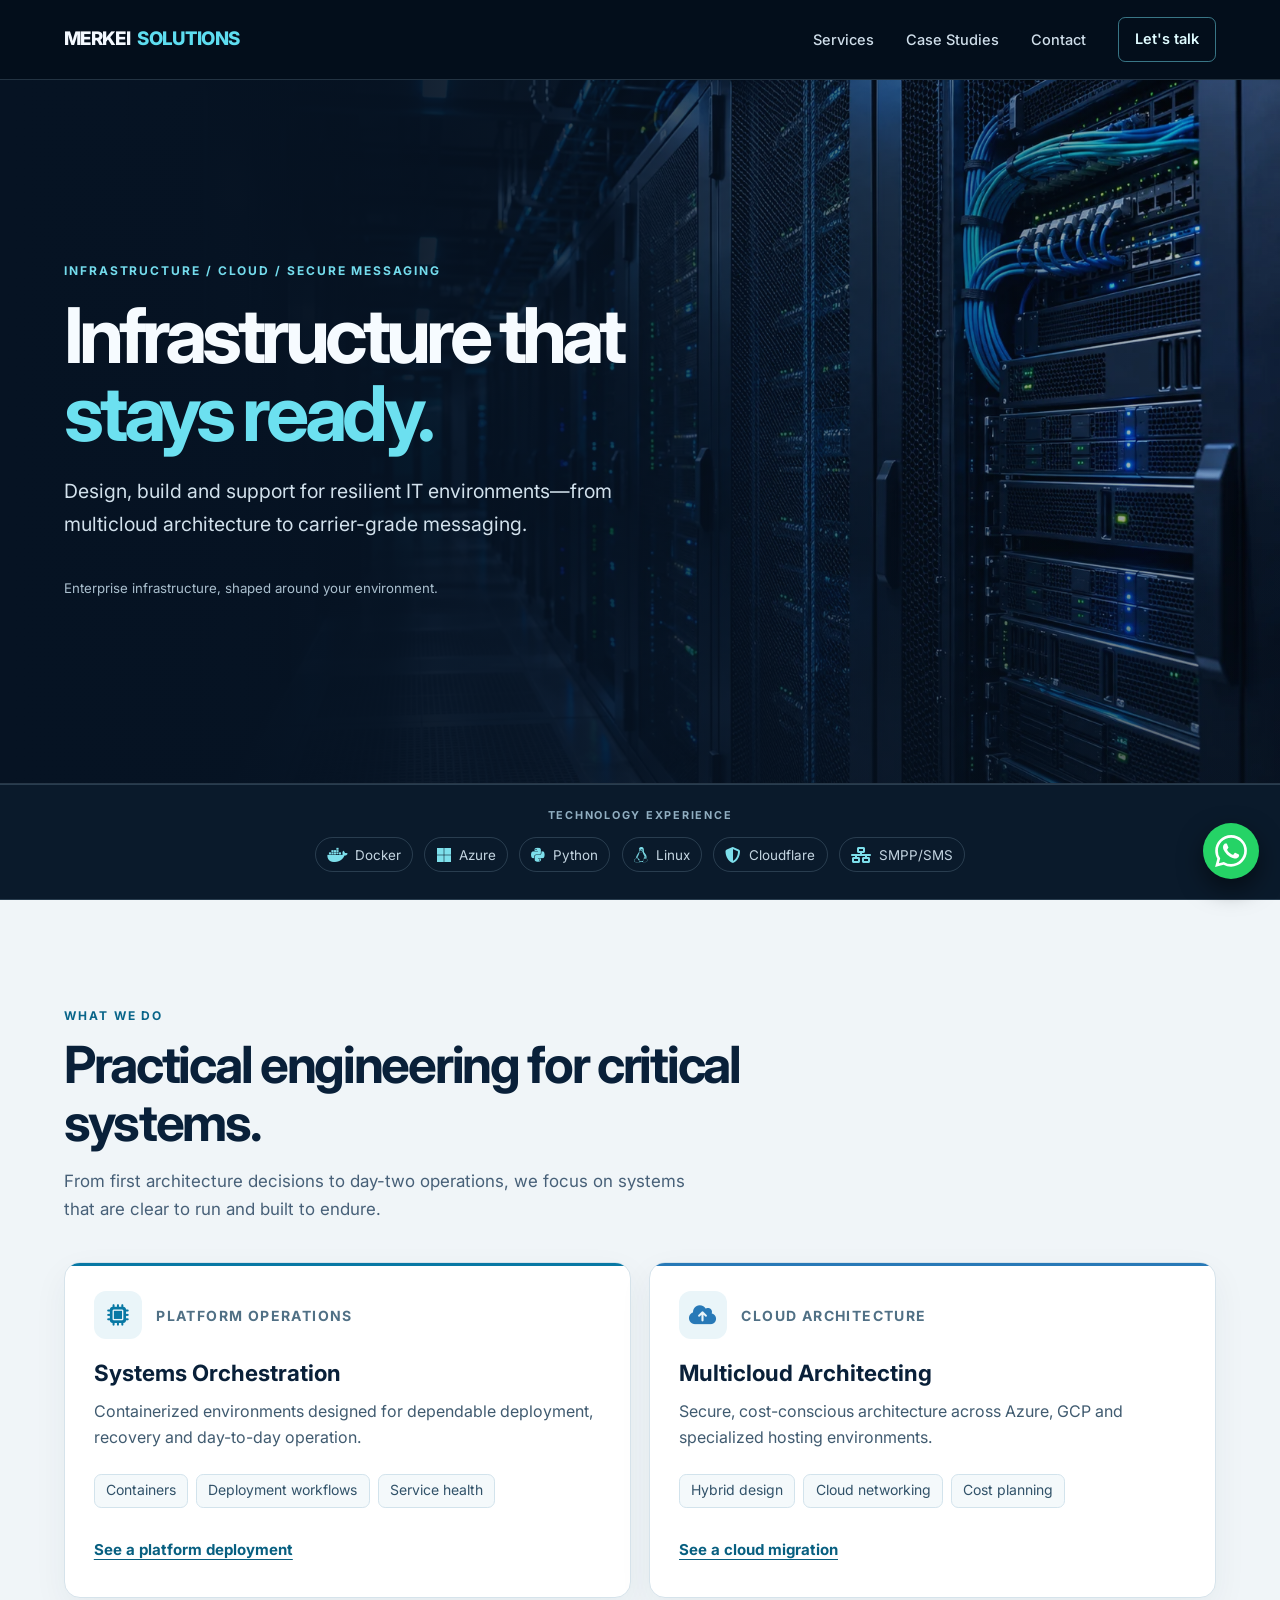
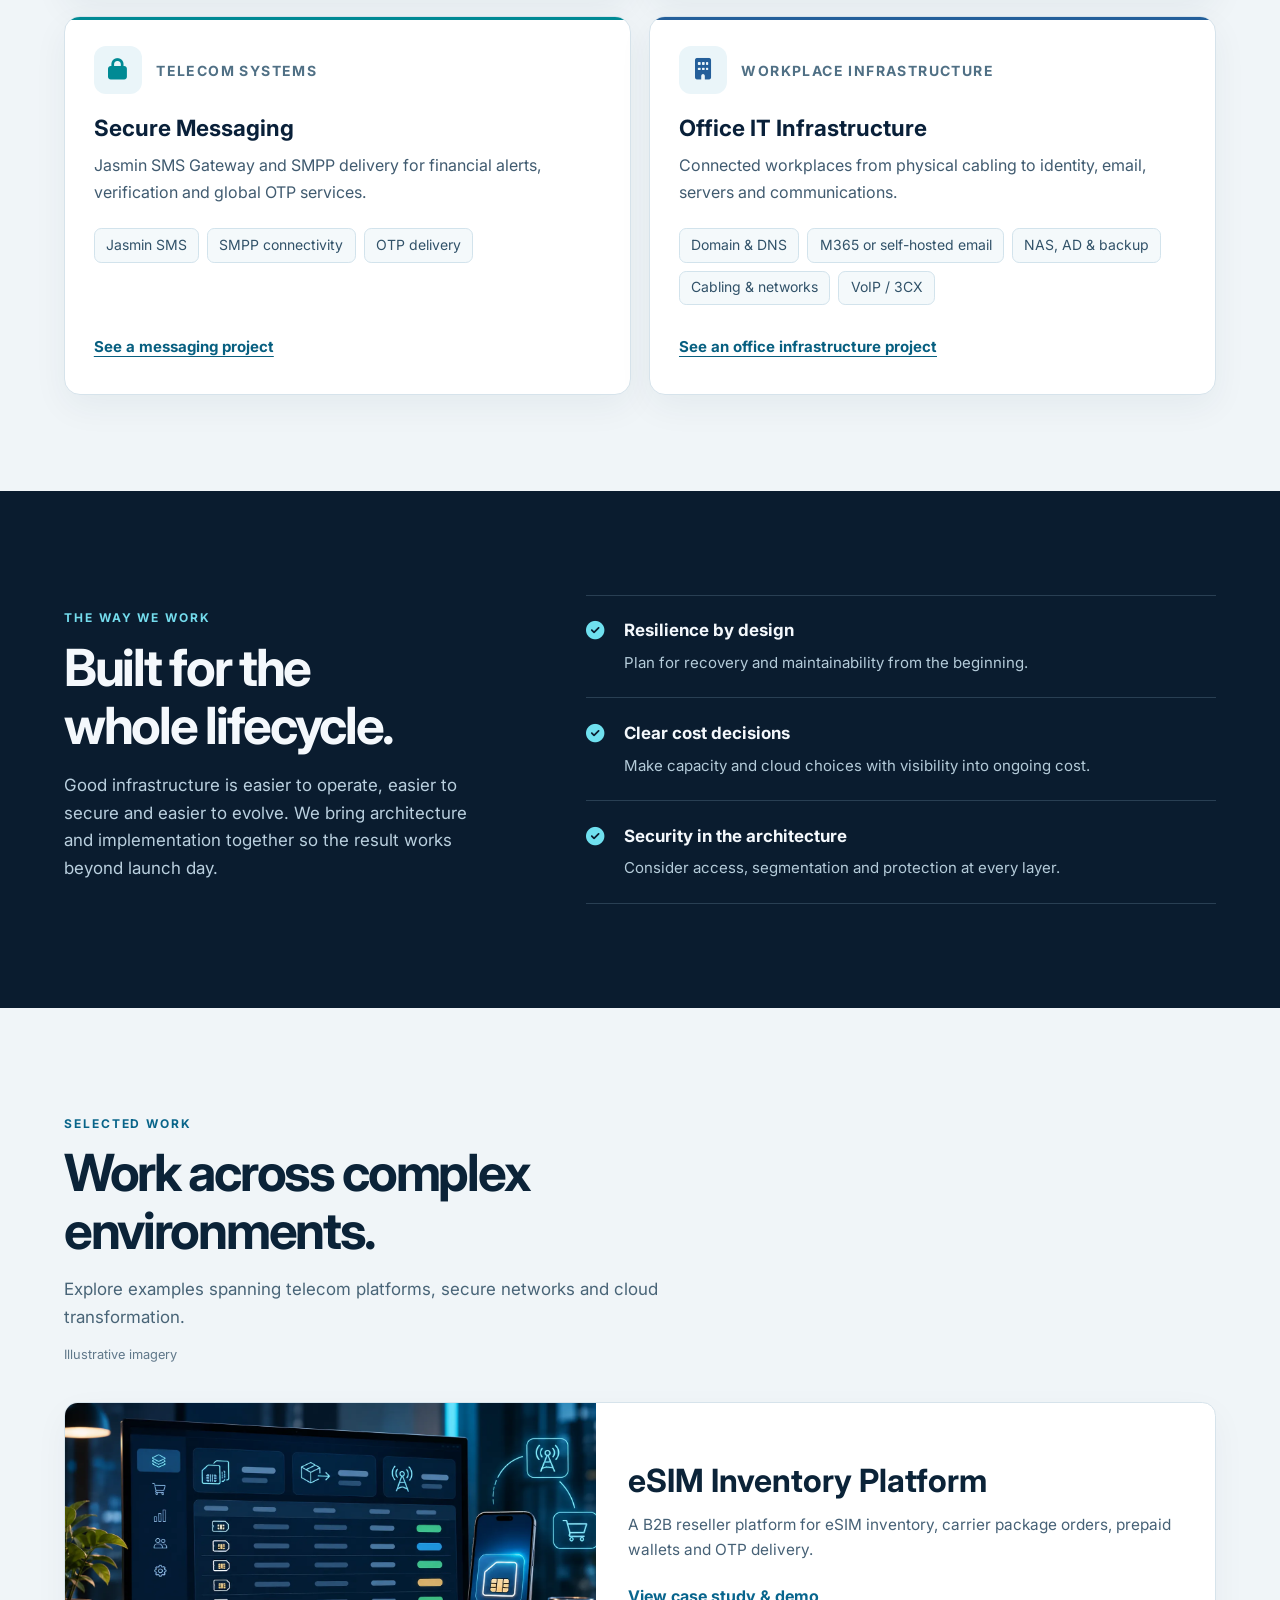
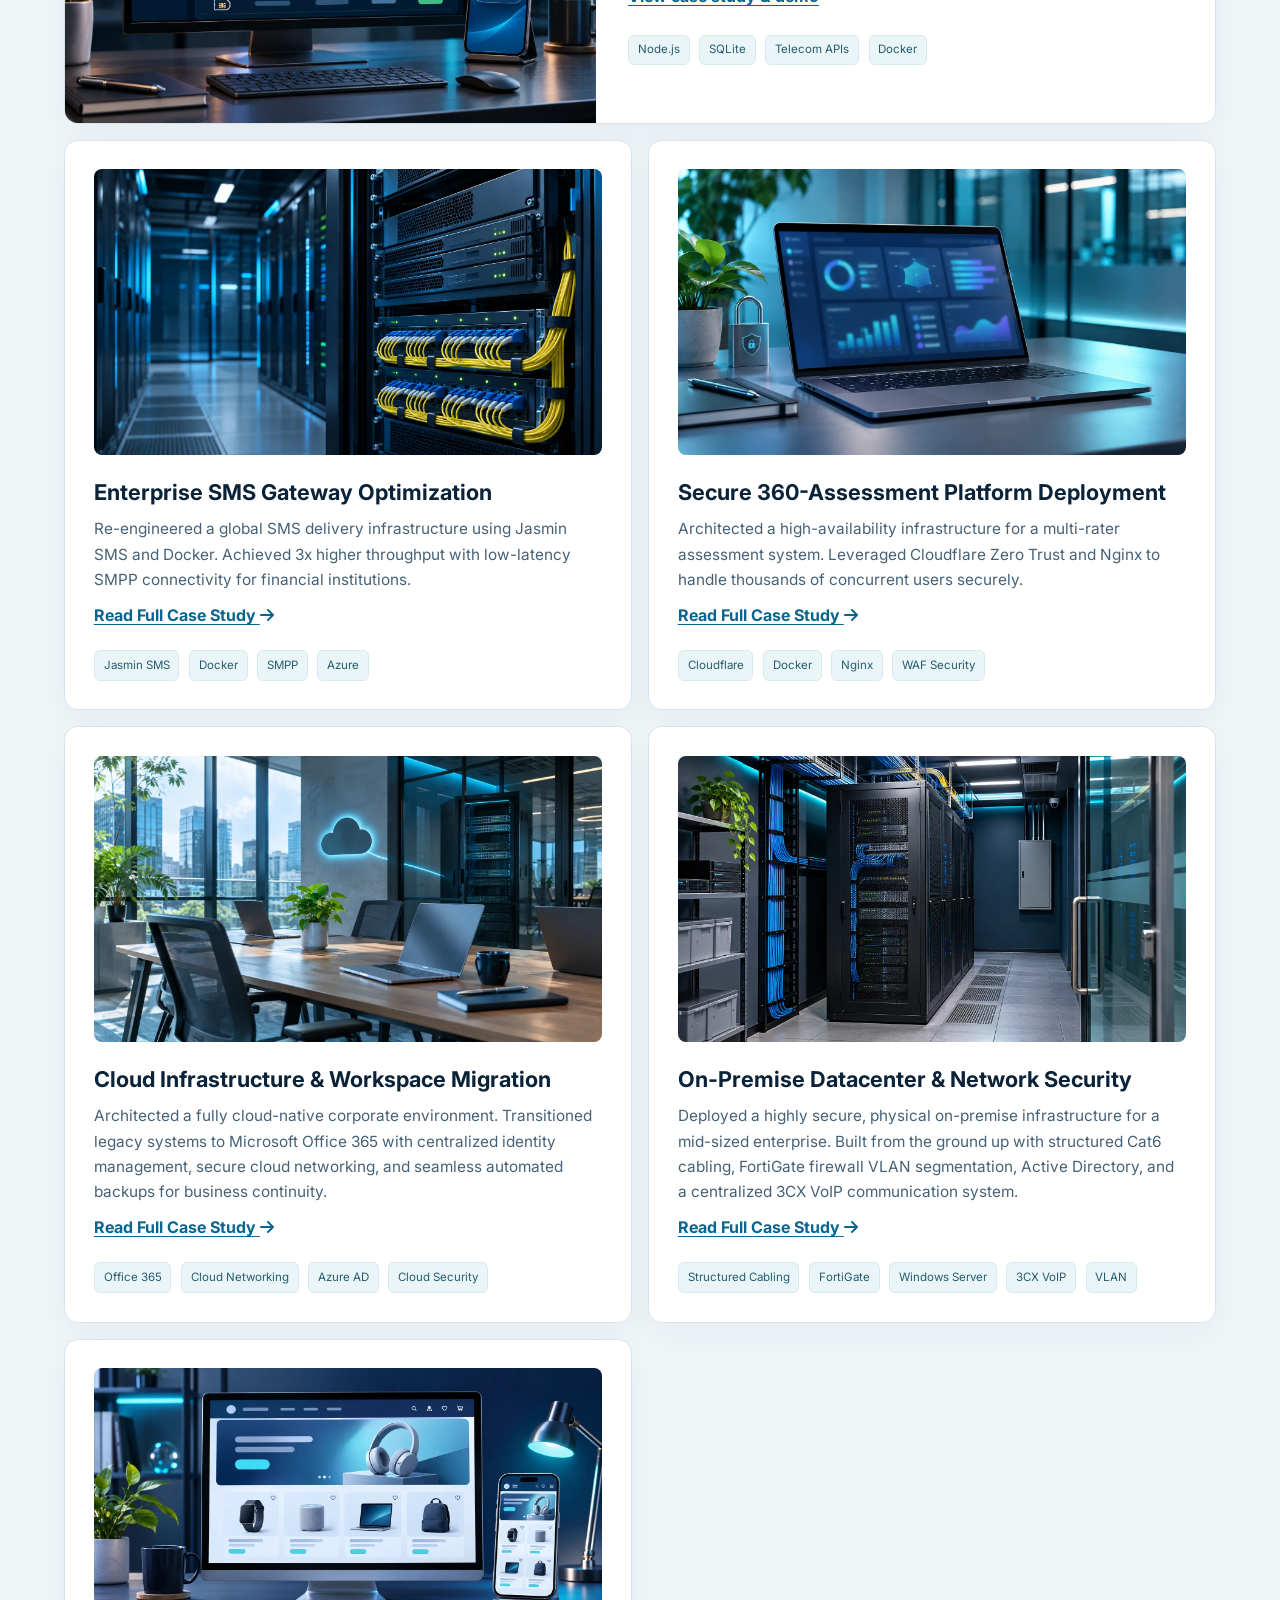
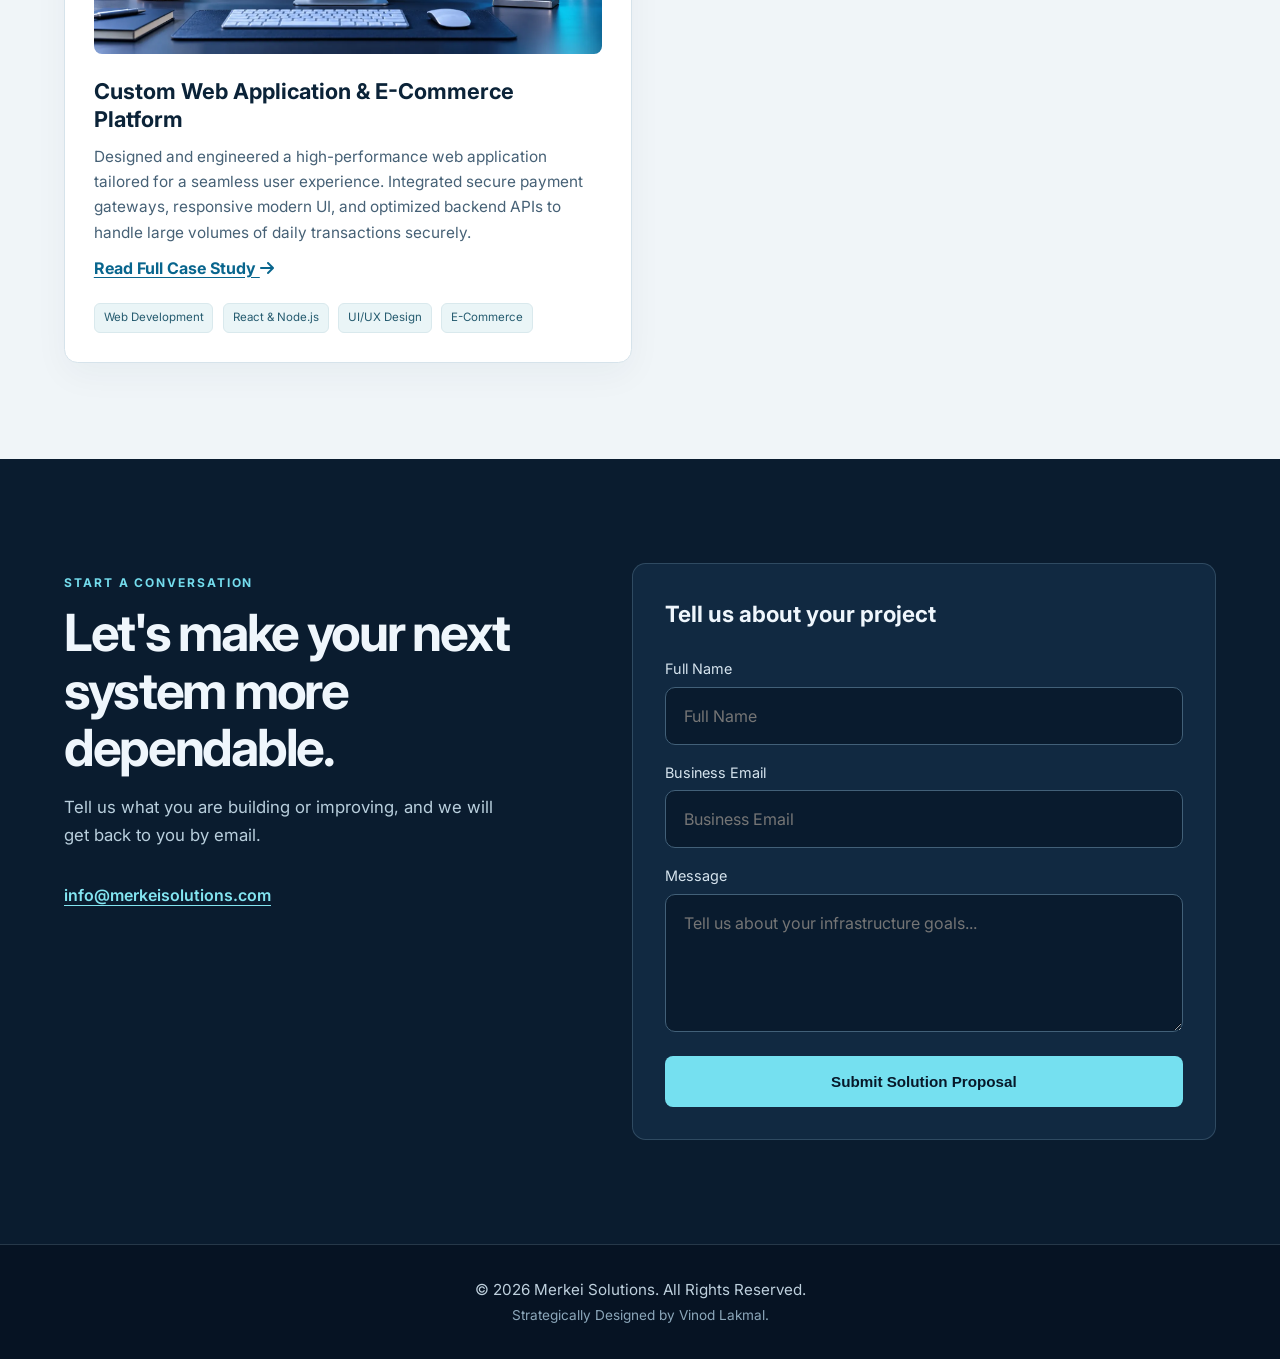
<file: index.html>
<!DOCTYPE html>
<html lang="en">
<head>
    <meta charset="UTF-8">
    <meta name="viewport" content="width=device-width, initial-scale=1.0">
    <title>Merkei Solutions | Enterprise Cloud & Infrastructure Architect</title>
    <meta name="description" content="Strategic Multicloud Architecting, Secure Messaging Gateways, and High-Availability Systems by Vinod Lakmal. ISO 27001 aligned infrastructure.">
    <link rel="canonical" href="https://merkeisolutions.com/">
    <!-- Open Graph / Social Sharing -->
    <meta property="og:type" content="website">
    <meta property="og:url" content="https://merkeisolutions.com/">
    <meta property="og:title" content="Merkei Solutions | Enterprise Cloud & Infrastructure Architect">
    <meta property="og:description" content="Strategic Multicloud Architecting, Secure Messaging Gateways, and High-Availability Systems by Vinod Lakmal. ISO 27001 aligned infrastructure.">
    <meta property="og:image" content="https://merkeisolutions.com/images/og-banner.jpg">
    <meta name="twitter:card" content="summary_large_image">
    <meta name="twitter:title" content="Merkei Solutions | Enterprise Cloud & Infrastructure Architect">
    <meta name="twitter:description" content="Strategic Multicloud Architecting, Secure Messaging Gateways, and High-Availability Systems by Vinod Lakmal. ISO 27001 aligned infrastructure.">
    <meta name="twitter:image" content="https://merkeisolutions.com/images/og-banner.jpg">
    <!-- Structured Data -->
    <script type="application/ld+json">
    {
      "@context": "https://schema.org",
      "@type": "Organization",
      "name": "Merkei Solutions",
      "url": "https://merkeisolutions.com",
      "logo": "https://merkeisolutions.com/images/og-banner.jpg",
      "email": "info@merkeisolutions.com",
      "contactPoint": {
        "@type": "ContactPoint",
        "contactType": "Customer Support",
        "email": "info@merkeisolutions.com"
      }
    }
    </script>
    <!-- Performance: preconnect to external origins -->
    <link rel="preconnect" href="https://fonts.googleapis.com">
    <link rel="preconnect" href="https://fonts.gstatic.com" crossorigin>
    <link rel="preconnect" href="https://cdnjs.cloudflare.com">
    <link href="https://fonts.googleapis.com/css2?family=Inter:wght@400;600;700&display=swap" rel="stylesheet">
    <link rel="stylesheet" href="https://cdnjs.cloudflare.com/ajax/libs/font-awesome/6.5.2/css/all.min.css" crossorigin="anonymous" referrerpolicy="no-referrer">
    <style>
        :root {
            --primary: #0062ff;
            --secondary: #00c2ff;
            --bg: #020617;
            --card-bg: rgba(255, 255, 255, 0.04);
            --border: rgba(255, 255, 255, 0.1);
        }
        body { 
            margin: 0; font-family: 'Inter', sans-serif; background: radial-gradient(circle at top, #0a192f, #020617); color: white; line-height: 1.6; scroll-behavior: smooth; 
            cursor: default; -webkit-user-select: none; -ms-user-select: none; user-select: none; 
        }
        a, button, .whatsapp, .card i { cursor: pointer; }
        input, textarea { cursor: text; -webkit-user-select: auto; user-select: auto; }
        
        nav { display: flex; justify-content: space-between; align-items: center; padding: 20px 10%; background: rgba(0,0,0,0.85); backdrop-filter: blur(12px); position: sticky; top: 0; z-index: 1000; border-bottom: 1px solid var(--border); }
        .logo { font-size: 1.6rem; font-weight: bold; background: linear-gradient(to right, var(--primary), var(--secondary)); -webkit-background-clip: text; -webkit-text-fill-color: transparent; }
        .nav-links { list-style: none; display: flex; gap: 30px; margin: 0; padding: 0; }
        .nav-links a { color: white; text-decoration: none; font-weight: 600; transition: color 0.3s; }
        .nav-links a:hover { color: var(--secondary); text-shadow: 0 0 10px rgba(0,194,255,0.5); }
        header { text-align: center; padding: 140px 10% 100px; }
        header h1 { font-size: 3.8rem; margin-bottom: 25px; background: linear-gradient(to right, #fff, #999); -webkit-background-clip: text; -webkit-text-fill-color: transparent; line-height: 1.1; }
        header p { color: #aaa; max-width: 800px; margin: auto; font-size: 1.25rem; }
        @keyframes pulse { 0%{box-shadow:0 4px 15px rgba(0,98,255,0.3)} 50%{box-shadow:0 4px 25px rgba(0,194,255,0.7)} 100%{box-shadow:0 4px 15px rgba(0,98,255,0.3)} }
        .btn { display: inline-block; padding: 16px 40px; background: linear-gradient(to right, var(--primary), var(--secondary)); color: white; text-decoration: none; border-radius: 8px; font-weight: bold; margin-top: 40px; transition: all 0.3s ease; animation: pulse 2.5s infinite; }
        .btn:hover { transform: translateY(-5px) scale(1.05); box-shadow: 0 10px 30px rgba(0,194,255,0.8); animation: none; }
        .tech-stack { padding: 60px 10%; text-align: center; background: rgba(255,255,255,0.02); border-top: 1px solid var(--border); border-bottom: 1px solid var(--border); }
        .tech-icons { display: flex; flex-wrap: wrap; justify-content: center; gap: 40px; margin-top: 30px; font-size: 1.1rem; color: #888; }
        @keyframes float { 0%{transform:translateY(0px)} 50%{transform:translateY(-12px)} 100%{transform:translateY(0px)} }
        .tech-icons span { display: flex; align-items: center; gap: 10px; transition: 0.3s; }
        .tech-icons span:nth-child(1){animation:float 3s ease-in-out infinite}
        .tech-icons span:nth-child(2){animation:float 3.5s ease-in-out infinite 0.5s}
        .tech-icons span:nth-child(3){animation:float 3s ease-in-out infinite 1s}
        .tech-icons span:nth-child(4){animation:float 3.2s ease-in-out infinite 1.5s}
        .tech-icons span:nth-child(5){animation:float 3.5s ease-in-out infinite 0.2s}
        .tech-icons span:nth-child(6){animation:float 3s ease-in-out infinite 0.8s}
        .tech-icons span:hover { color: var(--secondary); transform: scale(1.2) !important; animation-play-state: paused; text-shadow: 0 0 15px rgba(0,194,255,0.4); }
        .tech-icons i { font-size: 2rem; }
        .services-grid { display: grid; grid-template-columns: repeat(auto-fit, minmax(300px, 1fr)); gap: 30px; padding: 100px 10%; }
        .card { background: var(--card-bg); padding: 45px; border-radius: 20px; border: 1px solid var(--border); transition: 0.4s; }
        .card:hover { border-color: var(--secondary); background: rgba(255,255,255,0.07); transform: translateY(-10px); }
        .card i { color: var(--secondary); font-size: 2.8rem; margin-bottom: 25px; transition: transform 0.4s ease; }
        .card:hover i { transform: scale(1.1) rotate(5deg); }
        .card ul { margin: 15px 0 0; padding-left: 18px; color: #666; font-size: 0.88rem; line-height: 1.9; }
        .card:hover ul li { color: #888; }
        .why-us { padding: 100px 10%; display: grid; grid-template-columns: 1fr 1fr; gap: 50px; align-items: center; }
        .why-us h2 { font-size: 2.5rem; margin-bottom: 20px; }
        .why-box { margin-bottom: 25px; display: flex; gap: 20px; transition: transform 0.3s; }
        .why-box:hover { transform: translateX(10px); }
        .why-box i { color: #2ecc71; font-size: 1.5rem; margin-top: 5px; }
        .portfolio { background: rgba(0,0,0,0.4); padding: 100px 10%; }
        .project-card { background: rgba(255,255,255,0.03); margin-bottom: 35px; padding: 40px; border-radius: 20px; border-left: 6px solid var(--primary); transition: 0.3s; }
        .project-card:hover { background: rgba(255,255,255,0.05); border-left: 6px solid var(--secondary); transform: translateX(5px); }
        .tag { font-size: 0.8rem; background: rgba(0,98,255,0.15); padding: 6px 14px; border-radius: 6px; margin-right: 10px; color: var(--secondary); border: 1px solid rgba(0,194,255,0.2); display: inline-block; margin-top: 10px; transition: all 0.3s; }
        .tag:hover { background: var(--secondary); color: #000; font-weight: bold; }
        .contact-section { padding: 100px 10%; }
        form { max-width: 650px; margin: auto; padding: 50px; background: var(--card-bg); border-radius: 20px; border: 1px solid var(--border); }
        input, textarea { width: 100%; padding: 18px; margin-bottom: 25px; background: rgba(0,0,0,0.4); border: 1px solid var(--border); color: white; border-radius: 10px; box-sizing: border-box; font-family: inherit; font-size: 1rem; transition: border 0.3s; }
        input:focus, textarea:focus { outline: none; border-color: var(--secondary); background: rgba(0,0,0,0.6); }
        button { width: 100%; padding: 20px; background: linear-gradient(to right, var(--primary), var(--secondary)); border: none; color: white; font-weight: bold; border-radius: 10px; cursor: pointer; font-size: 1.1rem; transition: 0.3s; }
        button:hover { transform: translateY(-3px); box-shadow: 0 8px 25px rgba(0,194,255,0.5); }
        footer { text-align: center; padding: 60px; color: #555; border-top: 1px solid var(--border); font-size: 0.95rem; }
        .whatsapp { position: fixed; bottom: 30px; right: 30px; background: #25D366; width: 65px; height: 65px; border-radius: 50%; display: flex; align-items: center; justify-content: center; font-size: 35px; color: white; text-decoration: none; box-shadow: 0 10px 25px rgba(0,0,0,0.5); z-index: 1000; transition: 0.3s; }
        .whatsapp:hover { transform: scale(1.1) rotate(10deg); }
        /* Mobile nav toggle */
        .nav-toggle { display: none; background: none; border: 1px solid var(--border); color: white; font-size: 1.4rem; padding: 6px 12px; border-radius: 6px; cursor: pointer; width: auto; }
        @media (max-width: 992px) {
            .why-us { grid-template-columns: 1fr; }
            header h1 { font-size: 2.8rem; }
            .nav-toggle { display: block; }
            .nav-links { display: none; flex-direction: column; gap: 0; position: absolute; top: 70px; left: 0; right: 0; background: rgba(0,0,0,0.95); border-bottom: 1px solid var(--border); padding: 10px 0; }
            .nav-links.open { display: flex; }
            .nav-links li a { display: block; padding: 14px 10%; }
            .nav-email { display: none; }
        }
    </style>
    <link rel="stylesheet" href="site-redesign.css?v=services-2">
    <link rel="stylesheet" href="contact-bot.css">
</head>
<body>

<a class="skip-link" href="#main-content">Skip to content</a>
<nav aria-label="Main navigation">
    <a class="logo" href="index.html" aria-label="Merkei Solutions home">MERKEI<span>SOLUTIONS</span></a>
    <ul class="nav-links" id="nav-links">
        <li><a href="#services">Services</a></li>
        <li><a href="#case-studies">Case Studies</a></li>
        <li><a href="#contact">Contact</a></li>
        <li class="nav-bot-item"><a href="#contact" data-bot-trigger aria-haspopup="dialog" aria-controls="contact-bot" aria-expanded="false">Let's talk</a></li>
    </ul>
    <a class="nav-contact" href="#contact" data-bot-trigger aria-haspopup="dialog" aria-controls="contact-bot" aria-expanded="false">Let's talk</a>
    <button class="nav-toggle" id="nav-toggle" aria-label="Toggle navigation" aria-expanded="false" aria-controls="nav-links">&#9776;</button>
</nav>
<script>
    (function() {
        var btn = document.getElementById('nav-toggle');
        var menu = document.getElementById('nav-links');
        btn.addEventListener('click', function() {
            var open = menu.classList.toggle('open');
            btn.setAttribute('aria-expanded', open);
        });
        menu.querySelectorAll('a').forEach(function(a) {
            a.addEventListener('click', function() {
                menu.classList.remove('open');
                btn.setAttribute('aria-expanded', false);
            });
        });
    })();
</script>

<section id="contact-bot" class="contact-bot" role="dialog" aria-labelledby="bot-title" aria-describedby="bot-description" tabindex="-1" hidden>
    <div class="bot-header">
        <div>
            <p class="bot-kicker">MERKEI SOLUTIONS</p>
            <h2 id="bot-title">Quick project guide</h2>
            <p id="bot-description">Automated help, not a live agent.</p>
        </div>
        <button id="bot-close" class="bot-close" type="button" aria-label="Close project guide">&times;</button>
    </div>
    <div class="bot-content">
        <div id="bot-log" class="bot-log" role="log" aria-label="Project guide conversation" aria-live="polite" aria-relevant="additions">
            <p class="bot-message bot-message-assistant">Hi! What are you working on? Choose a topic or ask a quick question.</p>
        </div>
        <div class="bot-topics" aria-label="Common topics">
            <button type="button" data-bot-topic="cloud">Cloud &amp; infrastructure</button>
            <button type="button" data-bot-topic="messaging">Secure messaging</button>
            <button type="button" data-bot-topic="esim">eSIM &amp; web apps</button>
            <button type="button" data-bot-topic="pricing">Pricing &amp; timeline</button>
        </div>
        <form id="bot-form" class="bot-compose">
            <label for="bot-question">Ask a quick question</label>
            <div class="bot-compose-row">
                <input id="bot-question" type="text" maxlength="300" autocomplete="off" placeholder="Type your question" required>
                <button type="submit">Send</button>
            </div>
        </form>
        <button id="bot-continue" class="bot-continue" type="button">Continue to contact form</button>
        <p class="bot-note">Your chat stays in this browser. Nothing is sent until you submit the contact form.</p>
    </div>
</section>
<script src="contact-bot.js" defer></script>

<main id="main-content">
<header class="hero">
    <img class="hero-photo" src="images/hero-infrastructure.webp" alt="" fetchpriority="high">
    <div class="hero-content">
        <p class="eyebrow">INFRASTRUCTURE / CLOUD / SECURE MESSAGING</p>
        <h1>Infrastructure that<br><em>stays ready.</em></h1>
        <p class="hero-lede">Design, build and support for resilient IT environments—from multicloud architecture to carrier-grade messaging.</p>
        <p class="hero-caption">Enterprise infrastructure, shaped around your environment.</p>
    </div>
</header>

<section class="tech-stack" aria-label="Technology experience">
    <p class="stack-label">TECHNOLOGY EXPERIENCE</p>
    <div class="tech-icons">
        <span><i class="fab fa-docker"></i> Docker</span>
        <span><i class="fab fa-microsoft"></i> Azure</span>
        <span><i class="fab fa-python"></i> Python</span>
        <span><i class="fab fa-linux"></i> Linux</span>
        <span><i class="fas fa-shield-alt"></i> Cloudflare</span>
        <span><i class="fas fa-network-wired"></i> SMPP/SMS</span>
    </div>
</section>

<section class="services-grid" id="services">
    <div class="section-heading">
        <p class="eyebrow">WHAT WE DO</p>
        <h2>Practical engineering for critical systems.</h2>
        <p>From first architecture decisions to day-two operations, we focus on systems that are clear to run and built to endure.</p>
    </div>
    <article class="card service-card service-card--systems">
        <div class="service-card-top"><span class="service-icon"><i class="fas fa-microchip" aria-hidden="true"></i></span><span class="service-category">PLATFORM OPERATIONS</span></div>
        <h3>Systems Orchestration</h3>
        <p>Containerized environments designed for dependable deployment, recovery and day-to-day operation.</p>
        <ul class="service-capabilities" aria-label="Systems orchestration capabilities">
            <li>Containers</li><li>Deployment workflows</li><li>Service health</li>
        </ul>
        <a class="service-project" href="360-assessment.html">See a platform deployment</a>
    </article>
    <article class="card service-card service-card--cloud">
        <div class="service-card-top"><span class="service-icon"><i class="fas fa-cloud-upload-alt" aria-hidden="true"></i></span><span class="service-category">CLOUD ARCHITECTURE</span></div>
        <h3>Multicloud Architecting</h3>
        <p>Secure, cost-conscious architecture across Azure, GCP and specialized hosting environments.</p>
        <ul class="service-capabilities" aria-label="Multicloud architecture capabilities">
            <li>Hybrid design</li><li>Cloud networking</li><li>Cost planning</li>
        </ul>
        <a class="service-project" href="cloud-migration.html">See a cloud migration</a>
    </article>
    <article class="card service-card service-card--messaging">
        <div class="service-card-top"><span class="service-icon"><i class="fas fa-lock" aria-hidden="true"></i></span><span class="service-category">TELECOM SYSTEMS</span></div>
        <h3>Secure Messaging</h3>
        <p>Jasmin SMS Gateway and SMPP delivery for financial alerts, verification and global OTP services.</p>
        <ul class="service-capabilities" aria-label="Secure messaging capabilities">
            <li>Jasmin SMS</li><li>SMPP connectivity</li><li>OTP delivery</li>
        </ul>
        <a class="service-project" href="sms-gateway.html">See a messaging project</a>
    </article>
    <article class="card service-card service-card--office">
        <div class="service-card-top"><span class="service-icon"><i class="fas fa-building" aria-hidden="true"></i></span><span class="service-category">WORKPLACE INFRASTRUCTURE</span></div>
        <h3>Office IT Infrastructure</h3>
        <p>Connected workplaces from physical cabling to identity, email, servers and communications.</p>
        <ul class="service-capabilities" aria-label="Office IT capabilities">
            <li>Domain &amp; DNS</li><li>M365 or self-hosted email</li><li>NAS, AD &amp; backup</li><li>Cabling &amp; networks</li><li>VoIP / 3CX</li>
        </ul>
        <a class="service-project" href="office-setup.html">See an office infrastructure project</a>
    </article>
</section>

<section class="why-us">
    <div>
        <p class="eyebrow">THE WAY WE WORK</p>
        <h2>Built for the whole lifecycle.</h2>
        <p class="why-lede">Good infrastructure is easier to operate, easier to secure and easier to evolve. We bring architecture and implementation together so the result works beyond launch day.</p>
    </div>
    <div>
        <div class="why-box">
            <i class="fas fa-check-circle"></i>
            <div>
                <strong>Resilience by design</strong>
                <p>Plan for recovery and maintainability from the beginning.</p>
            </div>
        </div>
        <div class="why-box">
            <i class="fas fa-check-circle"></i>
            <div>
                <strong>Clear cost decisions</strong>
                <p>Make capacity and cloud choices with visibility into ongoing cost.</p>
            </div>
        </div>
        <div class="why-box">
            <i class="fas fa-check-circle"></i>
            <div>
                <strong>Security in the architecture</strong>
                <p>Consider access, segmentation and protection at every layer.</p>
            </div>
        </div>
    </div>
</section>

<section id="case-studies" class="portfolio">
    <div class="section-heading">
        <p class="eyebrow">SELECTED WORK</p>
        <h2>Work across complex environments.</h2>
        <p>Explore examples spanning telecom platforms, secure networks and cloud transformation.</p>
        <span class="visual-note">Illustrative imagery</span>
    </div>

    <div class="project-card featured-project">
        <img src="images/case-esim-inventory.webp" alt="Illustrative eSIM inventory dashboard on a monitor and phone" loading="lazy">
        <div class="project-content">
        <h3>eSIM Inventory Platform</h3>
        <p>A B2B reseller platform for eSIM inventory, carrier package orders, prepaid wallets and OTP delivery.</p>
        <a href="esim-inventory.html" class="case-link">View case study &amp; demo</a>
        <div><span class="tag">Node.js</span> <span class="tag">SQLite</span> <span class="tag">Telecom APIs</span> <span class="tag">Docker</span></div>
        </div>
    </div>

    <div class="project-card">
        <img class="project-thumb" src="images/case-sms-gateway.webp" alt="Illustrative secure messaging gateway equipment" loading="lazy">
        <h3>Enterprise SMS Gateway Optimization</h3>
        <p>Re-engineered a global SMS delivery infrastructure using Jasmin SMS and Docker. Achieved 3x higher throughput with low-latency SMPP connectivity for financial institutions.</p>
        <a href="sms-gateway.html" style="color: var(--secondary); text-decoration: none; font-weight: bold; display: inline-block; margin-top: 15px; margin-bottom: 20px; transition: 0.3s;">Read Full Case Study <i class="fas fa-arrow-right"></i></a>
        <div><span class="tag">Jasmin SMS</span> <span class="tag">Docker</span> <span class="tag">SMPP</span> <span class="tag">Azure</span></div>
    </div>

    <div class="project-card">
        <img class="project-thumb" src="images/case-360-assessment.webp" alt="Illustrative assessment dashboard on a laptop" loading="lazy">
        <h3>Secure 360-Assessment Platform Deployment</h3>
        <p>Architected a high-availability infrastructure for a multi-rater assessment system. Leveraged Cloudflare Zero Trust and Nginx to handle thousands of concurrent users securely.</p>
        <a href="360-assessment.html" style="color: var(--secondary); text-decoration: none; font-weight: bold; display: inline-block; margin-top: 15px; margin-bottom: 20px; transition: 0.3s;">Read Full Case Study <i class="fas fa-arrow-right"></i></a>
        <div><span class="tag">Cloudflare</span> <span class="tag">Docker</span> <span class="tag">Nginx</span> <span class="tag">WAF Security</span></div>
    </div>

    <div class="project-card">
        <img class="project-thumb" src="images/case-cloud-migration.webp" alt="Illustrative cloud-connected corporate workspace" loading="lazy">
        <h3>Cloud Infrastructure &amp; Workspace Migration</h3>
        <p>Architected a fully cloud-native corporate environment. Transitioned legacy systems to Microsoft Office 365 with centralized identity management, secure cloud networking, and seamless automated backups for business continuity.</p>

        <a href="cloud-migration.html" style="color: var(--secondary); text-decoration: none; font-weight: bold; display: inline-block; margin-top: 15px; margin-bottom: 20px; transition: 0.3s;">Read Full Case Study <i class="fas fa-arrow-right"></i></a>

        <div>
            <span class="tag">Office 365</span> <span class="tag">Cloud Networking</span> <span class="tag">Azure AD</span> <span class="tag">Cloud Security</span>
        </div>
    </div>

    <div class="project-card">
        <img class="project-thumb" src="images/case-onprem-network.webp" alt="Illustrative on-premise server room and network cabling" loading="lazy">
        <h3>On-Premise Datacenter &amp; Network Security</h3>
        <p>Deployed a highly secure, physical on-premise infrastructure for a mid-sized enterprise. Built from the ground up with structured Cat6 cabling, FortiGate firewall VLAN segmentation, Active Directory, and a centralized 3CX VoIP communication system.</p>

        <a href="office-setup.html" style="color: var(--secondary); text-decoration: none; font-weight: bold; display: inline-block; margin-top: 15px; margin-bottom: 20px; transition: 0.3s;">Read Full Case Study <i class="fas fa-arrow-right"></i></a>

        <div>
            <span class="tag">Structured Cabling</span> <span class="tag">FortiGate</span> <span class="tag">Windows Server</span> <span class="tag">3CX VoIP</span> <span class="tag">VLAN</span>
        </div>
    </div>

    <div class="project-card">
        <img class="project-thumb" src="images/case-web-commerce.webp" alt="Illustrative web storefront on desktop and phone" loading="lazy">
        <h3>Custom Web Application &amp; E-Commerce Platform</h3>
        <p>Designed and engineered a high-performance web application tailored for a seamless user experience. Integrated secure payment gateways, responsive modern UI, and optimized backend APIs to handle large volumes of daily transactions securely.</p>

        <a href="web-portfolio.html" style="color: var(--secondary); text-decoration: none; font-weight: bold; display: inline-block; margin-top: 15px; margin-bottom: 20px; transition: 0.3s;">Read Full Case Study <i class="fas fa-arrow-right"></i></a>

        <div>
            <span class="tag">Web Development</span> <span class="tag">React &amp; Node.js</span> <span class="tag">UI/UX Design</span> <span class="tag">E-Commerce</span>
        </div>
    </div>

</section>

<section id="contact" class="contact-section">
    <div class="contact-intro">
        <p class="eyebrow">START A CONVERSATION</p>
        <h2>Let's make your next system more dependable.</h2>
        <p>Tell us what you are building or improving, and we will get back to you by email.</p>
        <a href="mailto:info@merkeisolutions.com">info@merkeisolutions.com</a>
    </div>
    <form action="https://api.web3forms.com/submit" method="POST">
        <h2>Tell us about your project</h2>
        <input type="hidden" name="access_key" value="fd16fcd3-3691-4b6d-87a8-f855182a7887">
        <!-- Web3Forms honeypot anti-spam -->
        <input type="checkbox" name="botcheck" style="display:none">
        <label for="contact-name" style="display:block; margin-bottom:6px; color:#aaa; font-size:0.9rem;">Full Name</label>
        <input id="contact-name" type="text" name="name" placeholder="Full Name" required>
        <label for="contact-email" style="display:block; margin-bottom:6px; color:#aaa; font-size:0.9rem;">Business Email</label>
        <input id="contact-email" type="email" name="email" placeholder="Business Email" required>
        <label for="contact-message" style="display:block; margin-bottom:6px; color:#aaa; font-size:0.9rem;">Message</label>
        <textarea id="contact-message" name="message" rows="5" placeholder="Tell us about your infrastructure goals..." required></textarea>
        <button type="submit">Submit Solution Proposal</button>
    </form>
</section>
</main>

<footer>
    © 2026 Merkei Solutions. All Rights Reserved. <br>
    <span style="font-size: 0.85rem; color: #444;">Strategically Designed by Vinod Lakmal.</span>
</footer>

<a href="https://wa.me/94701113511" class="whatsapp" target="_blank" rel="noopener noreferrer" aria-label="Contact us on WhatsApp">
    <svg xmlns="http://www.w3.org/2000/svg" viewBox="0 0 24 24" fill="white" width="32" height="32" aria-hidden="true"><path d="M17.472 14.382c-.297-.149-1.758-.867-2.03-.967-.273-.099-.471-.148-.67.15-.197.297-.767.966-.94 1.164-.173.199-.347.223-.644.075-.297-.15-1.255-.463-2.39-1.475-.883-.788-1.48-1.761-1.653-2.059-.173-.297-.018-.458.13-.606.134-.133.298-.347.446-.52.149-.174.198-.298.298-.497.099-.198.05-.371-.025-.52-.075-.149-.669-1.612-.916-2.207-.242-.579-.487-.5-.669-.51-.173-.008-.371-.01-.57-.01-.198 0-.52.074-.792.372-.272.297-1.04 1.016-1.04 2.479 0 1.462 1.065 2.875 1.213 3.074.149.198 2.096 3.2 5.077 4.487.709.306 1.262.489 1.694.625.712.227 1.36.195 1.871.118.571-.085 1.758-.719 2.006-1.413.248-.694.248-1.289.173-1.413-.074-.124-.272-.198-.57-.347m-5.421 7.403h-.004a9.87 9.87 0 01-5.031-1.378l-.361-.214-3.741.982.998-3.648-.235-.374a9.86 9.86 0 01-1.51-5.26c.001-5.45 4.436-9.884 9.888-9.884 2.64 0 5.122 1.03 6.988 2.898a9.825 9.825 0 012.893 6.994c-.003 5.45-4.437 9.884-9.885 9.884m8.413-18.297A11.815 11.815 0 0012.05 0C5.495 0 .16 5.335.157 11.892c0 2.096.547 4.142 1.588 5.945L.057 24l6.305-1.654a11.882 11.882 0 005.683 1.448h.005c6.554 0 11.89-5.335 11.893-11.893a11.821 11.821 0 00-3.48-8.413z"/></svg>
</a>

</body>
</html>
</file>
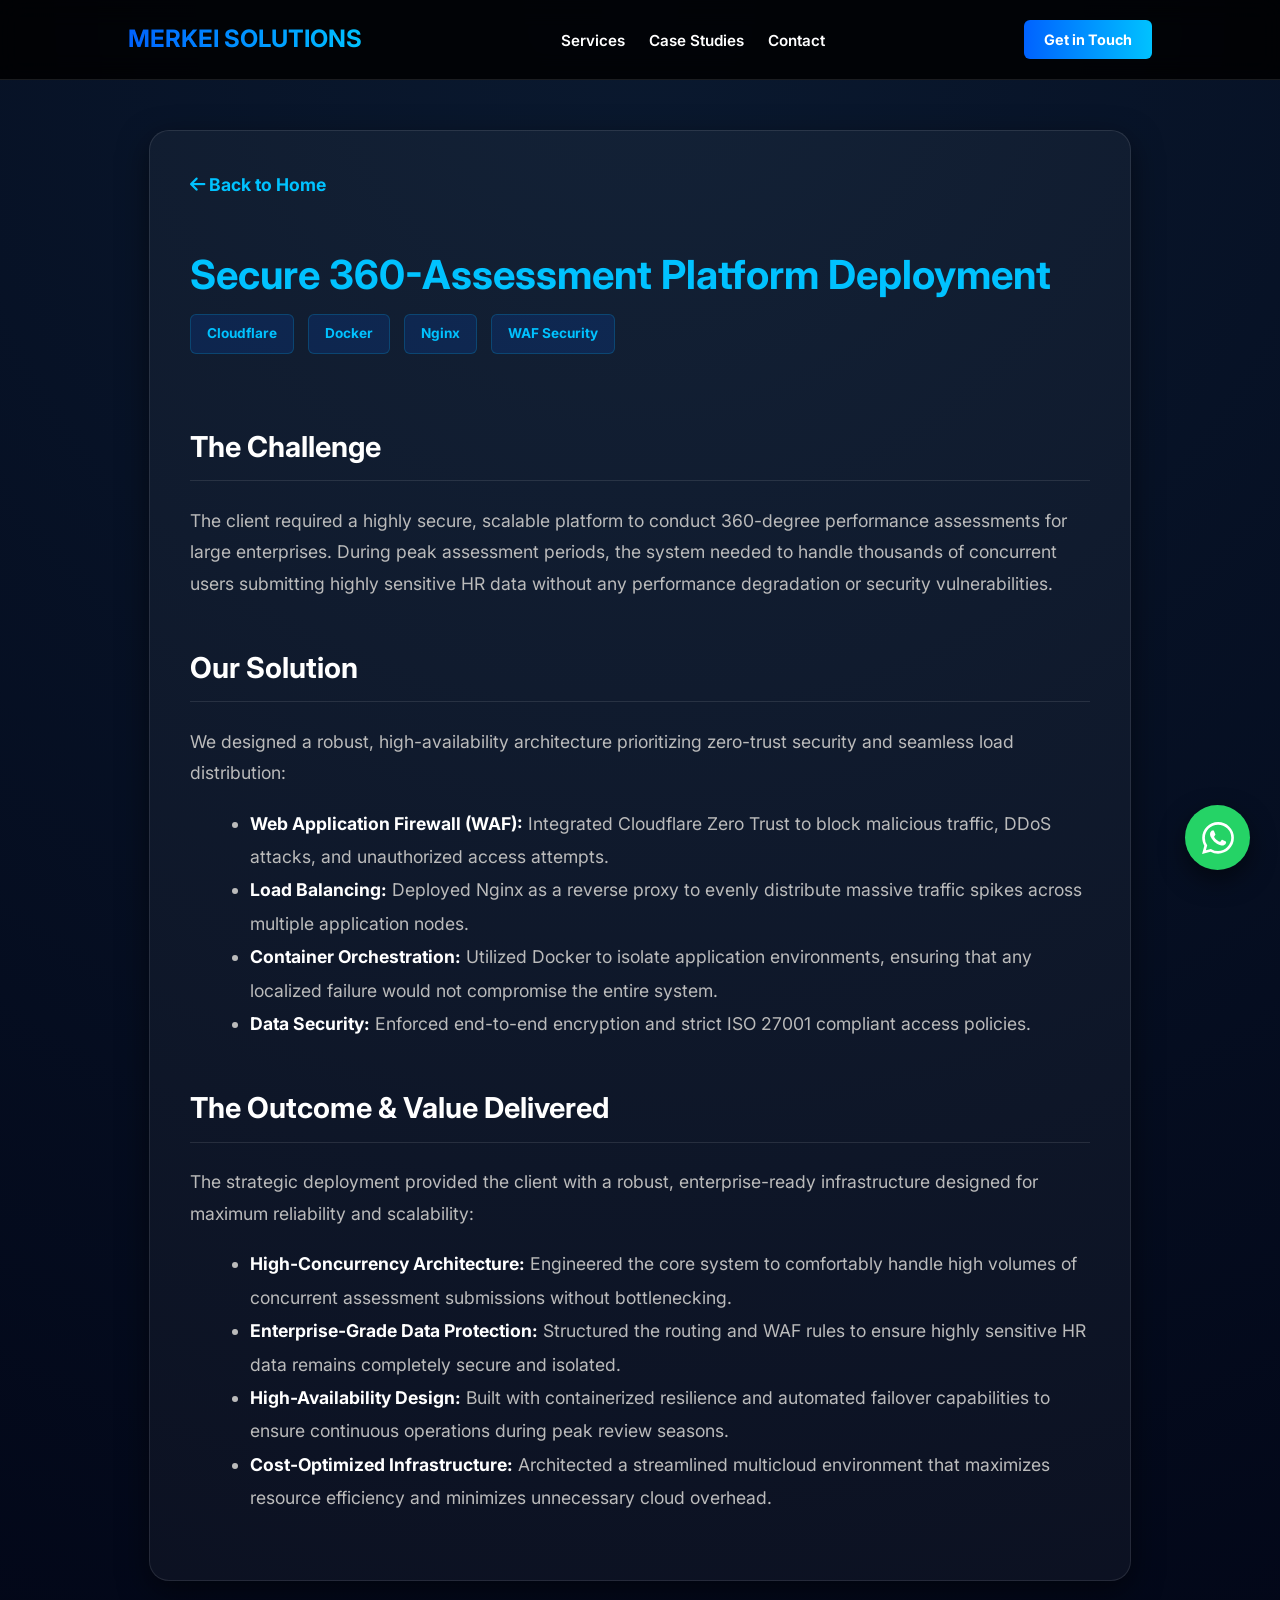
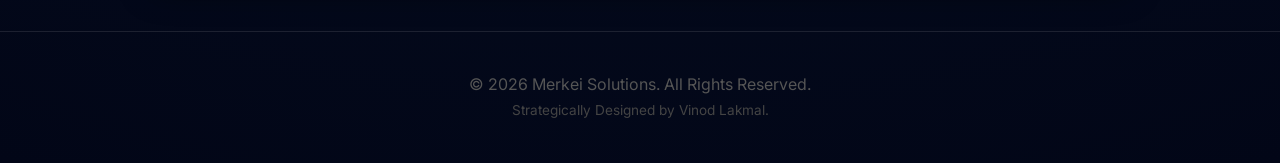
<file: 360-assessment.html>
<!DOCTYPE html>
<html lang="en">
<head>
    <meta charset="UTF-8">
    <meta name="viewport" content="width=device-width, initial-scale=1.0">
    <title>Secure 360-Assessment Platform | Merkei Solutions</title>
    <meta name="description" content="Merkei Solutions architected a high-availability 360-degree assessment platform with Cloudflare Zero Trust and Nginx, securely handling thousands of concurrent enterprise users.">
    <link rel="canonical" href="https://merkeisolutions.com/360-assessment">
    <meta property="og:type" content="article">
    <meta property="og:url" content="https://merkeisolutions.com/360-assessment">
    <meta property="og:title" content="Secure 360-Assessment Platform Deployment | Merkei Solutions">
    <meta property="og:description" content="High-availability infrastructure for 360-degree HR assessments. Cloudflare Zero Trust, Docker, and Nginx handling thousands of concurrent users securely.">
    <meta property="og:image" content="https://merkeisolutions.com/images/og-banner.jpg">
    <meta name="twitter:card" content="summary_large_image">
    <link rel="preconnect" href="https://fonts.googleapis.com">
    <link rel="preconnect" href="https://fonts.gstatic.com" crossorigin>
    <link rel="preconnect" href="https://cdnjs.cloudflare.com">
    <link href="https://fonts.googleapis.com/css2?family=Inter:wght@400;600;700&display=swap" rel="stylesheet">
    <link rel="stylesheet" href="https://cdnjs.cloudflare.com/ajax/libs/font-awesome/6.5.2/css/all.min.css" crossorigin="anonymous" referrerpolicy="no-referrer">

    <style>
        :root {
            --primary: #0062ff;
            --secondary: #00c2ff;
            --bg: #020617;
            --card-bg: rgba(255, 255, 255, 0.04);
            --border: rgba(255, 255, 255, 0.1);
        }

        body {
            margin: 0; font-family: 'Inter', sans-serif;
            background: radial-gradient(circle at top, #0a192f, #020617);
            color: white; line-height: 1.6; scroll-behavior: smooth;
            cursor: default;
            -webkit-user-select: none;
            -ms-user-select: none;
            user-select: none;
        }

        a, button { cursor: pointer; }
        nav { padding: 20px 10%; background: rgba(0,0,0,0.85); border-bottom: 1px solid var(--border); display: flex; justify-content: space-between; align-items: center; position: sticky; top: 0; z-index: 1000; backdrop-filter: blur(12px); }
        .logo { font-size: 1.5rem; font-weight: bold; background: linear-gradient(to right, var(--primary), var(--secondary)); -webkit-background-clip: text; -webkit-text-fill-color: transparent; text-decoration: none; }
        .nav-links { list-style: none; display: flex; gap: 24px; margin: 0; padding: 0; }
        .nav-links a { color: white; text-decoration: none; font-weight: 600; transition: color 0.3s; font-size: 0.95rem; }
        .nav-links a:hover { color: var(--secondary); }
        .nav-cta { padding: 8px 20px; background: linear-gradient(to right, var(--primary), var(--secondary)); color: white; text-decoration: none; border-radius: 6px; font-weight: bold; font-size: 0.9rem; white-space: nowrap; }
        .nav-toggle { display: none; background: none; border: 1px solid var(--border); color: white; font-size: 1.4rem; padding: 6px 12px; border-radius: 6px; cursor: pointer; width: auto; }
        .whatsapp { position: fixed; bottom: 30px; right: 30px; background: #25D366; width: 65px; height: 65px; border-radius: 50%; display: flex; align-items: center; justify-content: center; font-size: 35px; color: white; text-decoration: none; box-shadow: 0 10px 25px rgba(0,0,0,0.5); z-index: 1000; transition: 0.3s; }
        .whatsapp:hover { transform: scale(1.1) rotate(10deg); }
        @media (max-width: 768px) {
            .nav-toggle { display: block; }
            .nav-links { display: none; flex-direction: column; gap: 0; position: absolute; top: 65px; left: 0; right: 0; background: rgba(0,0,0,0.95); border-bottom: 1px solid var(--border); padding: 10px 0; }
            .nav-links.open { display: flex; }
            .nav-links li a { display: block; padding: 12px 10%; }
            .nav-cta { display: none; }
        }

        .container { max-width: 900px; margin: 50px auto; padding: 40px; background: var(--card-bg); border: 1px solid var(--border); border-radius: 20px; box-shadow: 0 10px 30px rgba(0,0,0,0.5); }
        h1 { font-size: 2.5rem; color: var(--secondary); margin-bottom: 15px; line-height: 1.2; }
        h2 { color: #fff; margin-top: 45px; border-bottom: 1px solid var(--border); padding-bottom: 10px; font-size: 1.8rem; }
        p { color: #bbb; font-size: 1.1rem; margin-bottom: 15px; line-height: 1.8; }
        ul { margin-left: 20px; line-height: 1.9; color: #bbb; font-size: 1.1rem; margin-bottom: 25px; }
        strong { color: #fff; }

        .tag { font-size: 0.85rem; background: rgba(0, 98, 255, 0.15); padding: 8px 16px; border-radius: 6px; margin-right: 10px; color: var(--secondary); border: 1px solid rgba(0, 194, 255, 0.2); display: inline-block; margin-bottom: 25px; font-weight: bold; }

        .back-btn { display: inline-block; margin-bottom: 25px; color: var(--secondary); text-decoration: none; font-weight: bold; transition: 0.3s; font-size: 1.1rem; }
        .back-btn:hover { color: white; transform: translateX(-5px); text-shadow: 0 0 10px rgba(0,194,255,0.5); }

        footer { text-align: center; padding: 40px; border-top: 1px solid var(--border); margin-top: 50px; color: #555; }
    </style>
</head>
<body>

<nav aria-label="Main navigation">
    <a href="index.html" class="logo">MERKEI SOLUTIONS</a>
    <ul class="nav-links" id="nav-links">
        <li><a href="index.html#services">Services</a></li>
        <li><a href="index.html#case-studies">Case Studies</a></li>
        <li><a href="index.html#contact">Contact</a></li>
    </ul>
    <a href="index.html#contact" class="nav-cta">Get in Touch</a>
    <button class="nav-toggle" id="nav-toggle" aria-label="Toggle navigation" aria-expanded="false" aria-controls="nav-links">&#9776;</button>
</nav>
<script>
    (function() {
        var btn = document.getElementById('nav-toggle');
        var menu = document.getElementById('nav-links');
        btn.addEventListener('click', function() {
            var open = menu.classList.toggle('open');
            btn.setAttribute('aria-expanded', open);
        });
    })();
</script>

<div class="container">
    <a href="index.html#case-studies" class="back-btn"><i class="fas fa-arrow-left"></i> Back to Home</a>

    <h1>Secure 360-Assessment Platform Deployment</h1>
    <div>
        <span class="tag">Cloudflare</span> <span class="tag">Docker</span> <span class="tag">Nginx</span> <span class="tag">WAF Security</span>
    </div>

    <h2>The Challenge</h2>
    <p>The client required a highly secure, scalable platform to conduct 360-degree performance assessments for large enterprises. During peak assessment periods, the system needed to handle thousands of concurrent users submitting highly sensitive HR data without any performance degradation or security vulnerabilities.</p>

    <h2>Our Solution</h2>
    <p>We designed a robust, high-availability architecture prioritizing zero-trust security and seamless load distribution:</p>
    <ul>
        <li><strong>Web Application Firewall (WAF):</strong> Integrated Cloudflare Zero Trust to block malicious traffic, DDoS attacks, and unauthorized access attempts.</li>
        <li><strong>Load Balancing:</strong> Deployed Nginx as a reverse proxy to evenly distribute massive traffic spikes across multiple application nodes.</li>
        <li><strong>Container Orchestration:</strong> Utilized Docker to isolate application environments, ensuring that any localized failure would not compromise the entire system.</li>
        <li><strong>Data Security:</strong> Enforced end-to-end encryption and strict ISO 27001 compliant access policies.</li>
    </ul>

    <h2>The Outcome &amp; Value Delivered</h2>
    <p>The strategic deployment provided the client with a robust, enterprise-ready infrastructure designed for maximum reliability and scalability:</p>
    <ul>
        <li><strong>High-Concurrency Architecture:</strong> Engineered the core system to comfortably handle high volumes of concurrent assessment submissions without bottlenecking.</li>
        <li><strong>Enterprise-Grade Data Protection:</strong> Structured the routing and WAF rules to ensure highly sensitive HR data remains completely secure and isolated.</li>
        <li><strong>High-Availability Design:</strong> Built with containerized resilience and automated failover capabilities to ensure continuous operations during peak review seasons.</li>
        <li><strong>Cost-Optimized Infrastructure:</strong> Architected a streamlined multicloud environment that maximizes resource efficiency and minimizes unnecessary cloud overhead.</li>
    </ul>
</div>

<footer>
    &copy; 2026 Merkei Solutions. All Rights Reserved. <br>
    <span style="font-size: 0.85rem; color: #444;">Strategically Designed by Vinod Lakmal.</span>
</footer>

<a href="https://wa.me/94701113511" class="whatsapp" target="_blank" rel="noopener noreferrer" aria-label="Contact us on WhatsApp">
    <svg xmlns="http://www.w3.org/2000/svg" viewBox="0 0 24 24" fill="white" width="32" height="32" aria-hidden="true"><path d="M17.472 14.382c-.297-.149-1.758-.867-2.03-.967-.273-.099-.471-.148-.67.15-.197.297-.767.966-.94 1.164-.173.199-.347.223-.644.075-.297-.15-1.255-.463-2.39-1.475-.883-.788-1.48-1.761-1.653-2.059-.173-.297-.018-.458.13-.606.134-.133.298-.347.446-.52.149-.174.198-.298.298-.497.099-.198.05-.371-.025-.52-.075-.149-.669-1.612-.916-2.207-.242-.579-.487-.5-.669-.51-.173-.008-.371-.01-.57-.01-.198 0-.52.074-.792.372-.272.297-1.04 1.016-1.04 2.479 0 1.462 1.065 2.875 1.213 3.074.149.198 2.096 3.2 5.077 4.487.709.306 1.262.489 1.694.625.712.227 1.36.195 1.871.118.571-.085 1.758-.719 2.006-1.413.248-.694.248-1.289.173-1.413-.074-.124-.272-.198-.57-.347m-5.421 7.403h-.004a9.87 9.87 0 01-5.031-1.378l-.361-.214-3.741.982.998-3.648-.235-.374a9.86 9.86 0 01-1.51-5.26c.001-5.45 4.436-9.884 9.888-9.884 2.64 0 5.122 1.03 6.988 2.898a9.825 9.825 0 012.893 6.994c-.003 5.45-4.437 9.884-9.885 9.884m8.413-18.297A11.815 11.815 0 0012.05 0C5.495 0 .16 5.335.157 11.892c0 2.096.547 4.142 1.588 5.945L.057 24l6.305-1.654a11.882 11.882 0 005.683 1.448h.005c6.554 0 11.89-5.335 11.893-11.893a11.821 11.821 0 00-3.48-8.413z"/></svg>
</a>

</body>
</html>
</file>
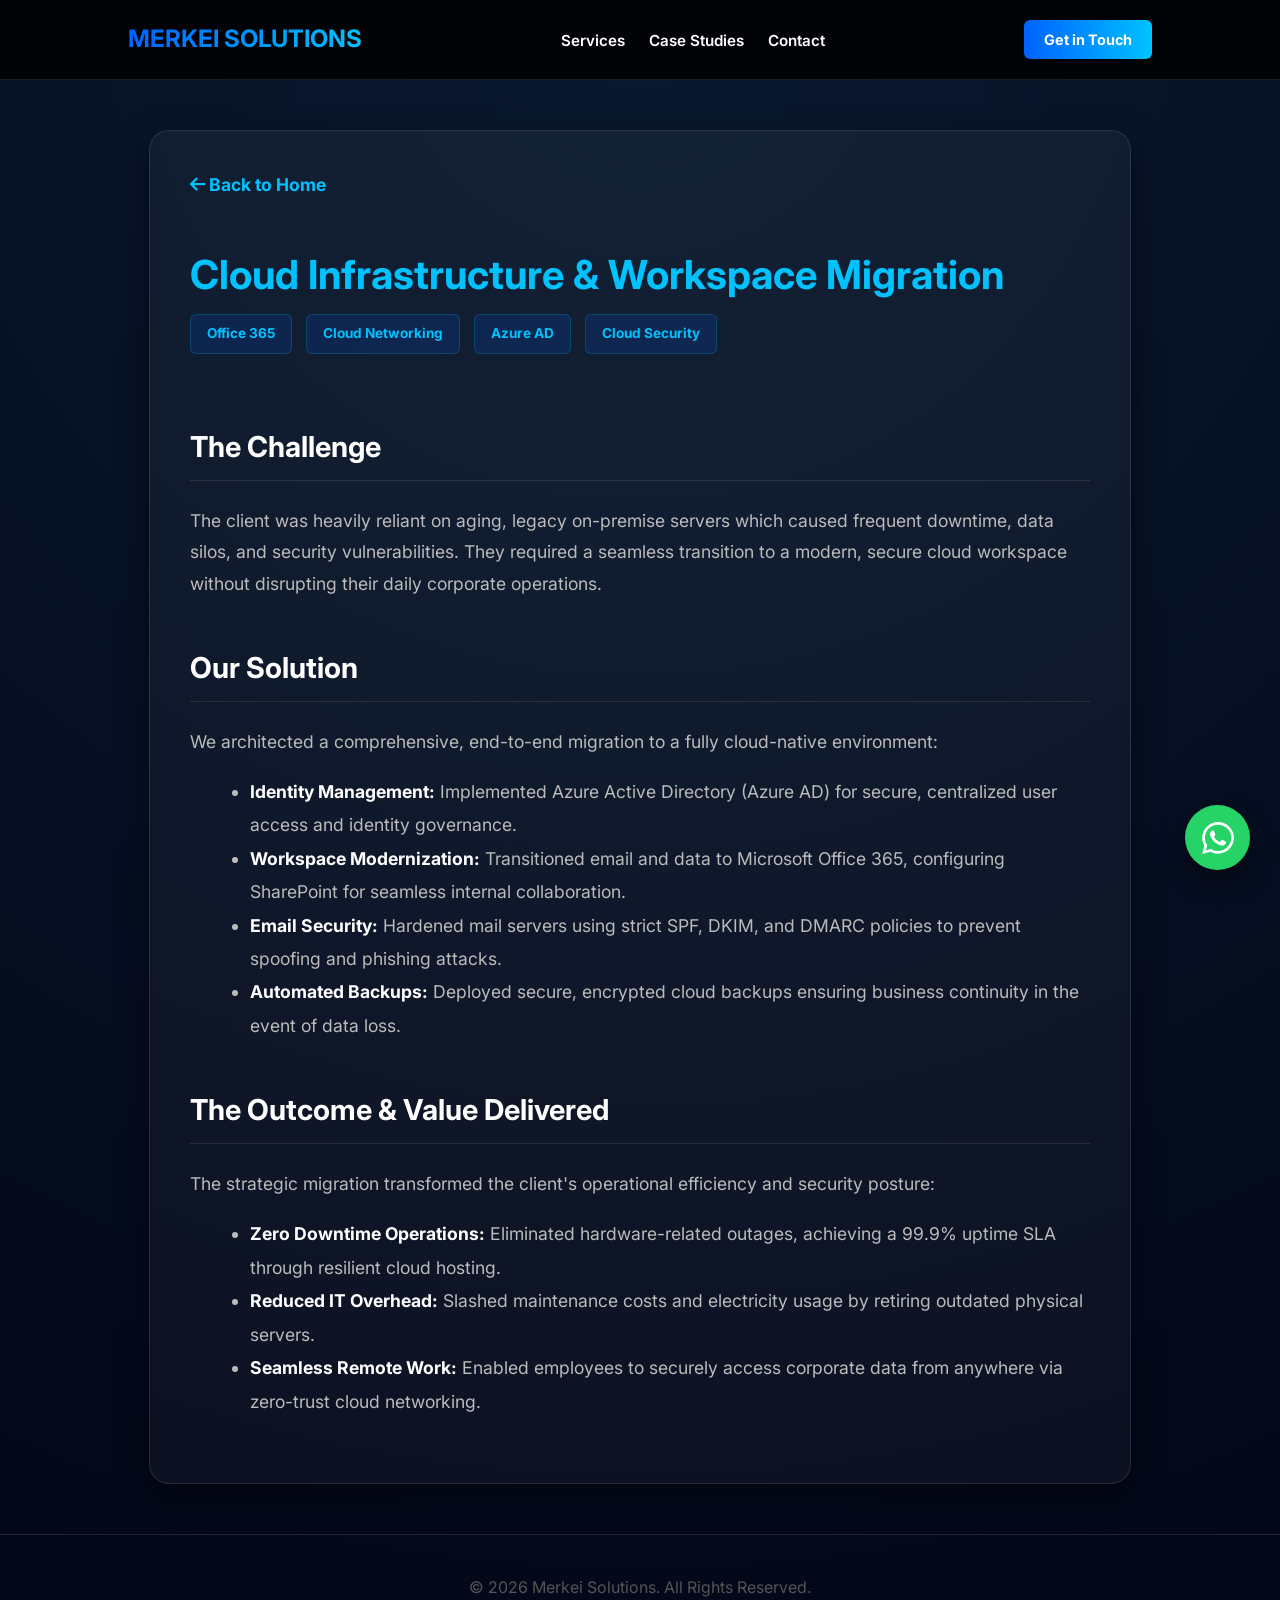
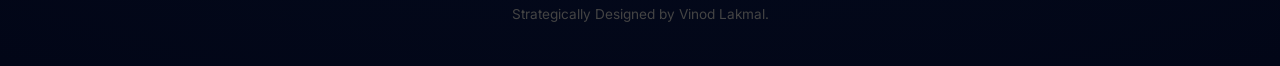
<file: cloud-migration.html>
<!DOCTYPE html>
<html lang="en">
<head>
    <meta charset="UTF-8">
    <meta name="viewport" content="width=device-width, initial-scale=1.0">
    <title>Cloud Infrastructure Migration | Merkei Solutions</title>
    <meta name="description" content="Merkei Solutions migrated a legacy on-premise environment to Microsoft Office 365 and Azure AD with zero downtime, enforcing SPF/DKIM/DMARC and encrypted cloud backups.">
    <link rel="canonical" href="https://merkeisolutions.com/cloud-migration">
    <meta property="og:type" content="article">
    <meta property="og:url" content="https://merkeisolutions.com/cloud-migration">
    <meta property="og:title" content="Cloud Infrastructure &amp; Workspace Migration | Merkei Solutions">
    <meta property="og:description" content="End-to-end migration from legacy on-premise to Office 365 and Azure AD. Zero downtime, hardened email security, and automated encrypted cloud backups.">
    <meta property="og:image" content="https://merkeisolutions.com/images/og-banner.jpg">
    <meta name="twitter:card" content="summary_large_image">
    <link rel="preconnect" href="https://fonts.googleapis.com">
    <link rel="preconnect" href="https://fonts.gstatic.com" crossorigin>
    <link rel="preconnect" href="https://cdnjs.cloudflare.com">
    <link href="https://fonts.googleapis.com/css2?family=Inter:wght@400;600;700&display=swap" rel="stylesheet">
    <link rel="stylesheet" href="https://cdnjs.cloudflare.com/ajax/libs/font-awesome/6.5.2/css/all.min.css" crossorigin="anonymous" referrerpolicy="no-referrer">
    <style>
        :root { --primary: #0062ff; --secondary: #00c2ff; --bg: #020617; --card-bg: rgba(255, 255, 255, 0.04); --border: rgba(255, 255, 255, 0.1); }
        body { margin: 0; font-family: 'Inter', sans-serif; background: radial-gradient(circle at top, #0a192f, #020617); color: white; line-height: 1.6; scroll-behavior: smooth; cursor: default; -webkit-user-select: none; -ms-user-select: none; user-select: none; }
        a, button { cursor: pointer; }
        nav { padding: 20px 10%; background: rgba(0,0,0,0.85); border-bottom: 1px solid var(--border); display: flex; justify-content: space-between; align-items: center; position: sticky; top: 0; z-index: 1000; backdrop-filter: blur(12px); }
        .logo { font-size: 1.5rem; font-weight: bold; background: linear-gradient(to right, var(--primary), var(--secondary)); -webkit-background-clip: text; -webkit-text-fill-color: transparent; text-decoration: none; }
        .nav-links { list-style: none; display: flex; gap: 24px; margin: 0; padding: 0; }
        .nav-links a { color: white; text-decoration: none; font-weight: 600; transition: color 0.3s; font-size: 0.95rem; }
        .nav-links a:hover { color: var(--secondary); }
        .nav-cta { padding: 8px 20px; background: linear-gradient(to right, var(--primary), var(--secondary)); color: white; text-decoration: none; border-radius: 6px; font-weight: bold; font-size: 0.9rem; white-space: nowrap; }
        .nav-toggle { display: none; background: none; border: 1px solid var(--border); color: white; font-size: 1.4rem; padding: 6px 12px; border-radius: 6px; cursor: pointer; width: auto; }
        .whatsapp { position: fixed; bottom: 30px; right: 30px; background: #25D366; width: 65px; height: 65px; border-radius: 50%; display: flex; align-items: center; justify-content: center; font-size: 35px; color: white; text-decoration: none; box-shadow: 0 10px 25px rgba(0,0,0,0.5); z-index: 1000; transition: 0.3s; }
        .whatsapp:hover { transform: scale(1.1) rotate(10deg); }
        @media (max-width: 768px) {
            .nav-toggle { display: block; }
            .nav-links { display: none; flex-direction: column; gap: 0; position: absolute; top: 65px; left: 0; right: 0; background: rgba(0,0,0,0.95); border-bottom: 1px solid var(--border); padding: 10px 0; }
            .nav-links.open { display: flex; }
            .nav-links li a { display: block; padding: 12px 10%; }
            .nav-cta { display: none; }
        }
        .container { max-width: 900px; margin: 50px auto; padding: 40px; background: var(--card-bg); border: 1px solid var(--border); border-radius: 20px; box-shadow: 0 10px 30px rgba(0,0,0,0.5); }
        h1 { font-size: 2.5rem; color: var(--secondary); margin-bottom: 15px; line-height: 1.2; }
        h2 { color: #fff; margin-top: 45px; border-bottom: 1px solid var(--border); padding-bottom: 10px; font-size: 1.8rem; }
        p { color: #bbb; font-size: 1.1rem; margin-bottom: 15px; line-height: 1.8; }
        ul { margin-left: 20px; line-height: 1.9; color: #bbb; font-size: 1.1rem; margin-bottom: 25px; }
        strong { color: #fff; }
        .tag { font-size: 0.85rem; background: rgba(0, 98, 255, 0.15); padding: 8px 16px; border-radius: 6px; margin-right: 10px; color: var(--secondary); border: 1px solid rgba(0, 194, 255, 0.2); display: inline-block; margin-bottom: 25px; font-weight: bold; }
        .back-btn { display: inline-block; margin-bottom: 25px; color: var(--secondary); text-decoration: none; font-weight: bold; transition: 0.3s; font-size: 1.1rem; }
        .back-btn:hover { color: white; transform: translateX(-5px); text-shadow: 0 0 10px rgba(0,194,255,0.5); }
        footer { text-align: center; padding: 40px; border-top: 1px solid var(--border); margin-top: 50px; color: #555; }
    </style>
</head>
<body>
<nav aria-label="Main navigation">
    <a href="index.html" class="logo">MERKEI SOLUTIONS</a>
    <ul class="nav-links" id="nav-links">
        <li><a href="index.html#services">Services</a></li>
        <li><a href="index.html#case-studies">Case Studies</a></li>
        <li><a href="index.html#contact">Contact</a></li>
    </ul>
    <a href="index.html#contact" class="nav-cta">Get in Touch</a>
    <button class="nav-toggle" id="nav-toggle" aria-label="Toggle navigation" aria-expanded="false" aria-controls="nav-links">&#9776;</button>
</nav>
<script>
    (function() {
        var btn = document.getElementById('nav-toggle');
        var menu = document.getElementById('nav-links');
        btn.addEventListener('click', function() {
            var open = menu.classList.toggle('open');
            btn.setAttribute('aria-expanded', open);
        });
    })();
</script>
<div class="container">
    <a href="index.html#case-studies" class="back-btn"><i class="fas fa-arrow-left"></i> Back to Home</a>
    <h1>Cloud Infrastructure &amp; Workspace Migration</h1>
    <div>
        <span class="tag">Office 365</span> <span class="tag">Cloud Networking</span> <span class="tag">Azure AD</span> <span class="tag">Cloud Security</span>
    </div>
    <h2>The Challenge</h2>
    <p>The client was heavily reliant on aging, legacy on-premise servers which caused frequent downtime, data silos, and security vulnerabilities. They required a seamless transition to a modern, secure cloud workspace without disrupting their daily corporate operations.</p>
    <h2>Our Solution</h2>
    <p>We architected a comprehensive, end-to-end migration to a fully cloud-native environment:</p>
    <ul>
        <li><strong>Identity Management:</strong> Implemented Azure Active Directory (Azure AD) for secure, centralized user access and identity governance.</li>
        <li><strong>Workspace Modernization:</strong> Transitioned email and data to Microsoft Office 365, configuring SharePoint for seamless internal collaboration.</li>
        <li><strong>Email Security:</strong> Hardened mail servers using strict SPF, DKIM, and DMARC policies to prevent spoofing and phishing attacks.</li>
        <li><strong>Automated Backups:</strong> Deployed secure, encrypted cloud backups ensuring business continuity in the event of data loss.</li>
    </ul>
    <h2>The Outcome &amp; Value Delivered</h2>
    <p>The strategic migration transformed the client's operational efficiency and security posture:</p>
    <ul>
        <li><strong>Zero Downtime Operations:</strong> Eliminated hardware-related outages, achieving a 99.9% uptime SLA through resilient cloud hosting.</li>
        <li><strong>Reduced IT Overhead:</strong> Slashed maintenance costs and electricity usage by retiring outdated physical servers.</li>
        <li><strong>Seamless Remote Work:</strong> Enabled employees to securely access corporate data from anywhere via zero-trust cloud networking.</li>
    </ul>
</div>
<footer>&copy; 2026 Merkei Solutions. All Rights Reserved. <br>
    <span style="font-size: 0.85rem; color: #444;">Strategically Designed by Vinod Lakmal.</span>
</footer>
<a href="https://wa.me/94701113511" class="whatsapp" target="_blank" rel="noopener noreferrer" aria-label="Contact us on WhatsApp">
    <svg xmlns="http://www.w3.org/2000/svg" viewBox="0 0 24 24" fill="white" width="32" height="32" aria-hidden="true"><path d="M17.472 14.382c-.297-.149-1.758-.867-2.03-.967-.273-.099-.471-.148-.67.15-.197.297-.767.966-.94 1.164-.173.199-.347.223-.644.075-.297-.15-1.255-.463-2.39-1.475-.883-.788-1.48-1.761-1.653-2.059-.173-.297-.018-.458.13-.606.134-.133.298-.347.446-.52.149-.174.198-.298.298-.497.099-.198.05-.371-.025-.52-.075-.149-.669-1.612-.916-2.207-.242-.579-.487-.5-.669-.51-.173-.008-.371-.01-.57-.01-.198 0-.52.074-.792.372-.272.297-1.04 1.016-1.04 2.479 0 1.462 1.065 2.875 1.213 3.074.149.198 2.096 3.2 5.077 4.487.709.306 1.262.489 1.694.625.712.227 1.36.195 1.871.118.571-.085 1.758-.719 2.006-1.413.248-.694.248-1.289.173-1.413-.074-.124-.272-.198-.57-.347m-5.421 7.403h-.004a9.87 9.87 0 01-5.031-1.378l-.361-.214-3.741.982.998-3.648-.235-.374a9.86 9.86 0 01-1.51-5.26c.001-5.45 4.436-9.884 9.888-9.884 2.64 0 5.122 1.03 6.988 2.898a9.825 9.825 0 012.893 6.994c-.003 5.45-4.437 9.884-9.885 9.884m8.413-18.297A11.815 11.815 0 0012.05 0C5.495 0 .16 5.335.157 11.892c0 2.096.547 4.142 1.588 5.945L.057 24l6.305-1.654a11.882 11.882 0 005.683 1.448h.005c6.554 0 11.89-5.335 11.893-11.893a11.821 11.821 0 00-3.48-8.413z"/></svg>
</a>
</body>
</html>
</file>
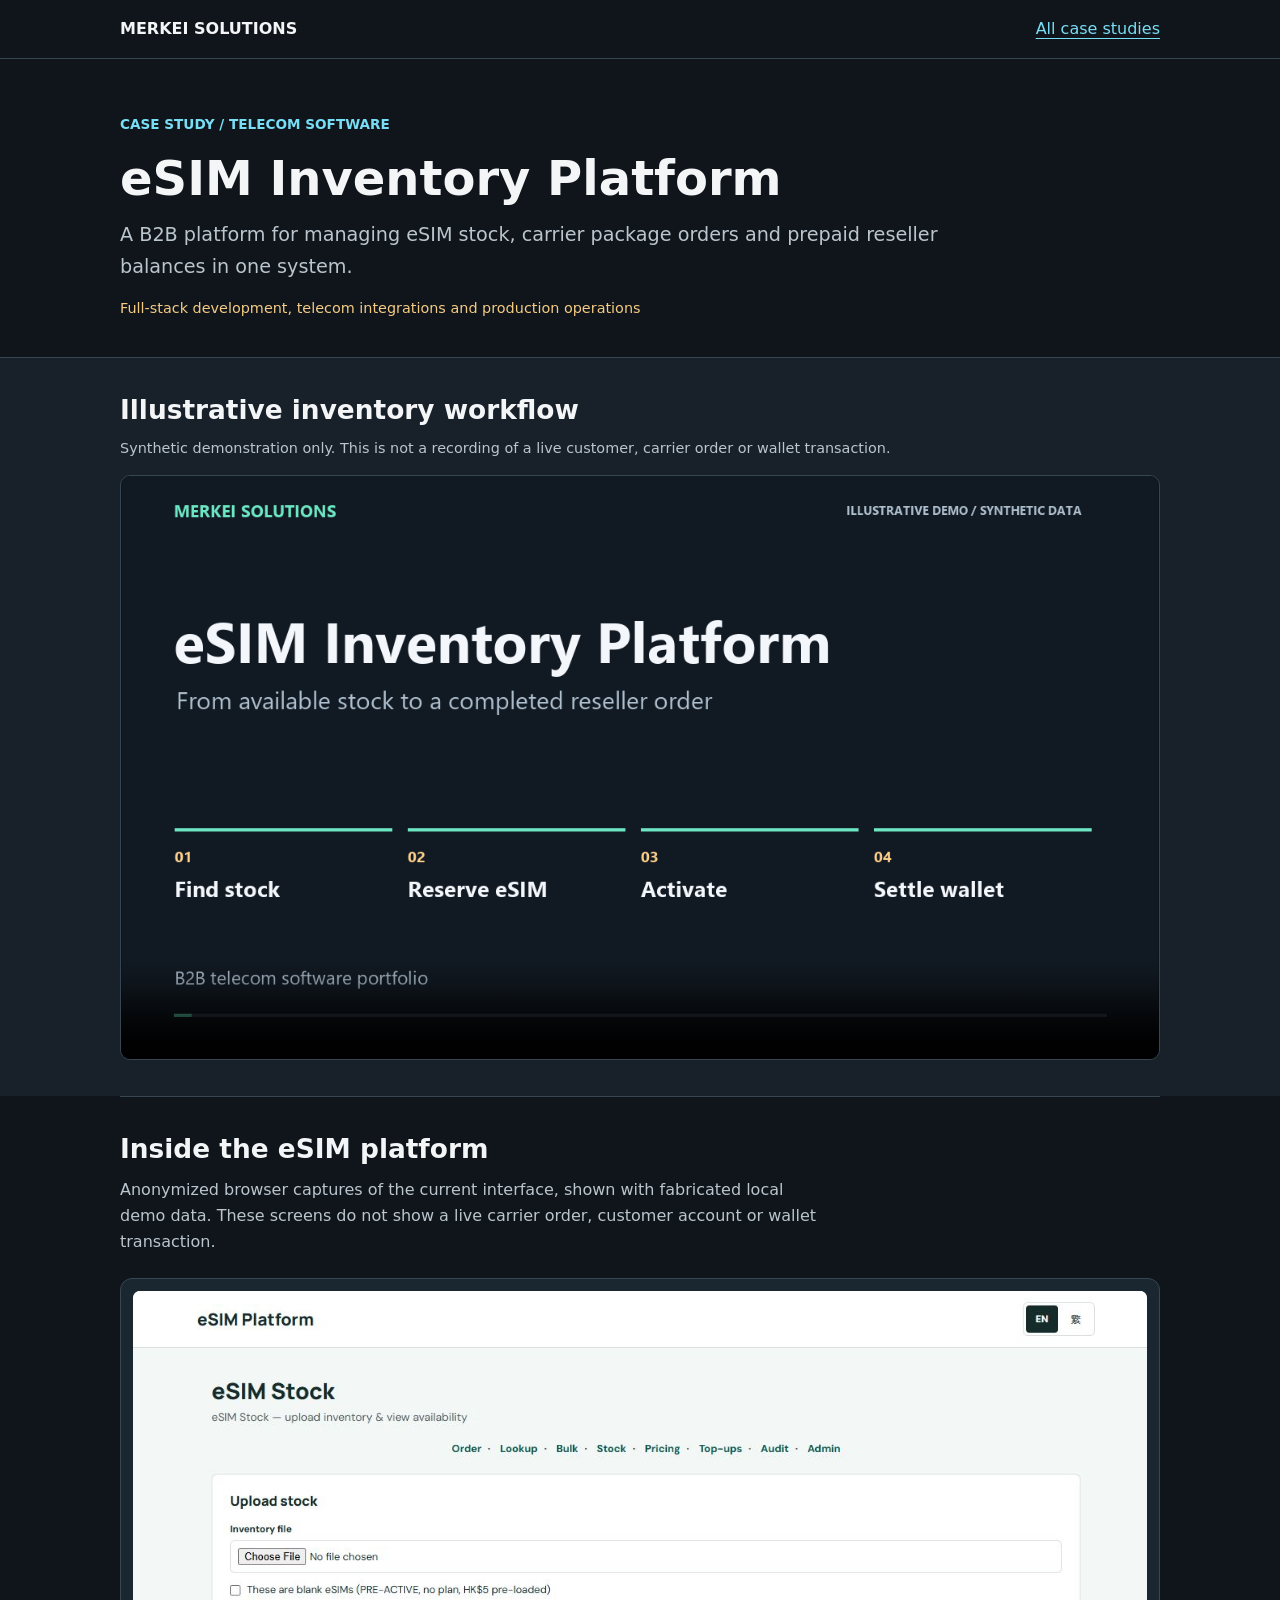
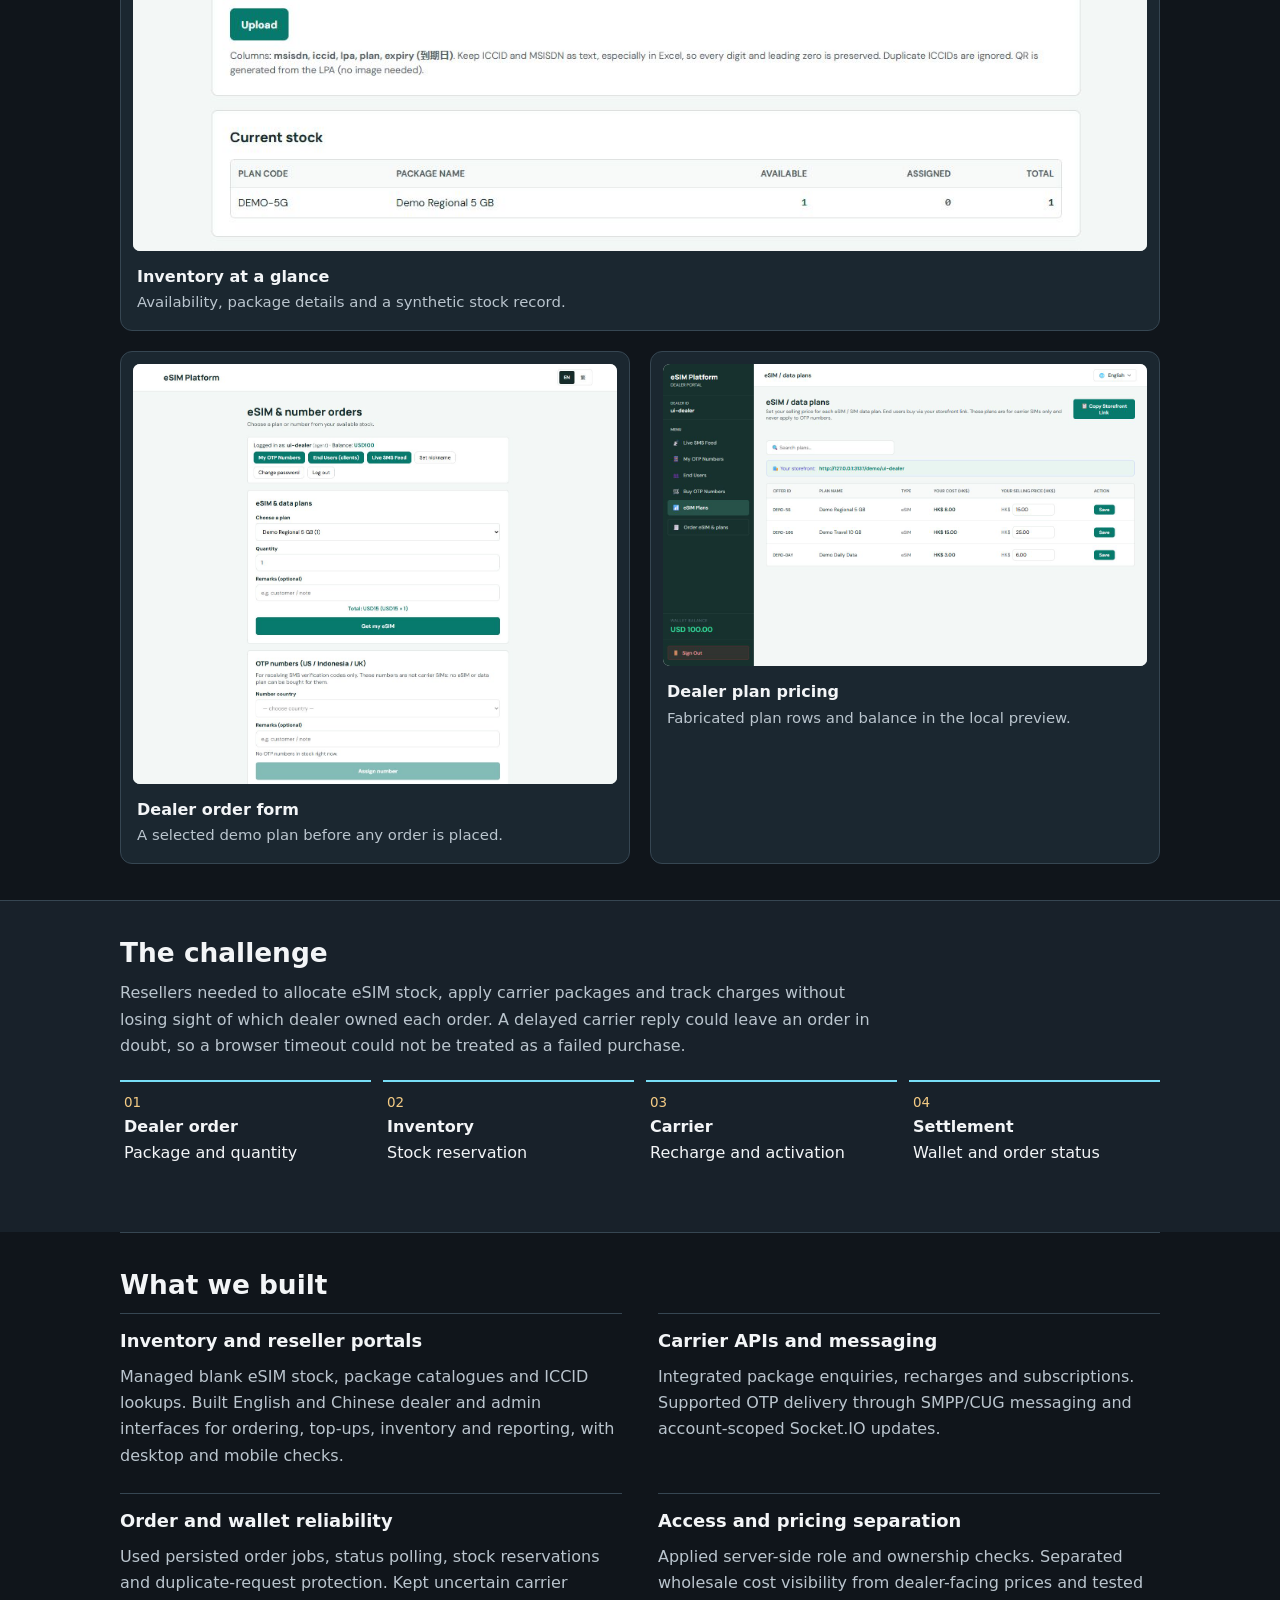
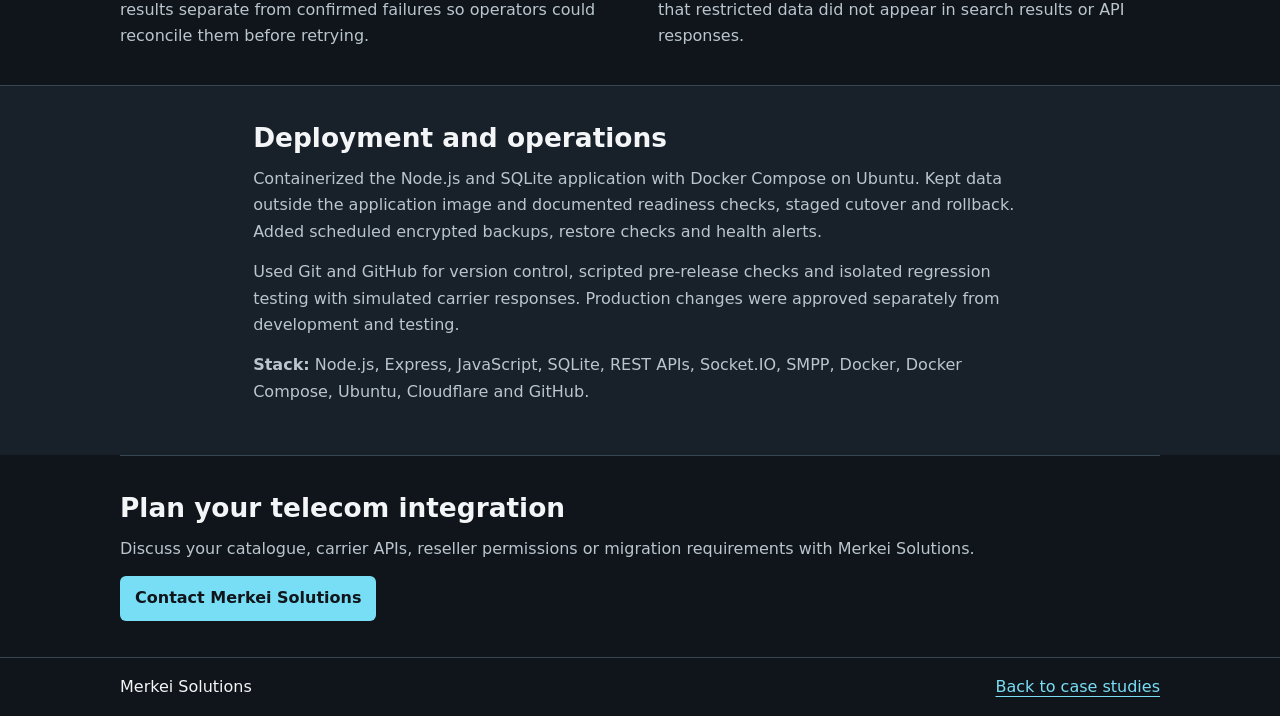
<file: esim-inventory.html>
<!doctype html>
<html lang="en">
<head>
  <meta charset="utf-8">
  <meta name="viewport" content="width=device-width, initial-scale=1">
  <title>eSIM Inventory Platform | Merkei Solutions</title>
  <meta name="description" content="A Merkei Solutions case study on B2B eSIM inventory, reseller ordering, carrier integration, wallet handling and Docker operations.">
  <link rel="canonical" href="https://merkeisolutions.com/esim-inventory.html">
  <meta property="og:type" content="article">
  <meta property="og:title" content="eSIM Inventory Platform | Merkei Solutions">
  <meta property="og:description" content="How Merkei brought eSIM inventory, reseller orders, prepaid wallets and carrier integrations into one operational platform.">
  <meta property="og:url" content="https://merkeisolutions.com/esim-inventory.html">
  <meta property="og:image" content="https://merkeisolutions.com/images/case-esim-inventory.webp">
  <meta name="twitter:card" content="summary_large_image">
  <style>
    :root{color-scheme:dark;--bg:#10151b;--band:#18212a;--text:#f3f5f7;--muted:#bac5ce;--cyan:#78def6;--line:#364652;--accent:#f4cb84}
    *{box-sizing:border-box}body{margin:0;background:var(--bg);color:var(--text);font:16px/1.65 system-ui,sans-serif}a{color:var(--cyan);text-underline-offset:4px}a:focus-visible{outline:2px solid var(--accent);outline-offset:5px}
    .wrap{width:min(1040px,calc(100% - 40px));margin:auto}header,footer{border-block-end:1px solid var(--line)}.bar{display:flex;justify-content:space-between;align-items:center;gap:12px;flex-wrap:wrap;padding:16px 0}.brand{font-weight:750;color:var(--text);text-decoration:none}
    .intro{padding:54px 0 36px}.eyebrow{color:var(--cyan);font-size:.85rem;font-weight:700}h1,h2,h3{line-height:1.2;margin:0 0 12px}h1{font-size:3rem}h2{font-size:1.65rem}h3{font-size:1.12rem}p{color:var(--muted);margin:0 0 14px}.lead{font-size:1.2rem;max-width:67ch}.meta{color:var(--accent);font-size:.9rem;margin:0}
    section{padding:36px 0;border-block-start:1px solid var(--line)}.band{background:var(--band)}.grid{display:grid;grid-template-columns:repeat(2,minmax(0,1fr));gap:24px 36px}.grid article{border-top:1px solid var(--line);padding-top:16px}.grid p{margin:0}.measure{max-width:76ch}
    .flow{display:grid;grid-template-columns:repeat(4,minmax(0,1fr));padding:0;margin:20px 0;list-style:none;gap:12px}.flow li{border-top:2px solid var(--cyan);padding:10px 4px}.flow span{display:block;color:var(--accent);font-size:.84rem}.flow strong{display:block}.action{display:inline-block;background:var(--cyan);color:#10151b;font-weight:700;padding:9px 15px;border-radius:6px;text-decoration:none}footer{border-block-start:1px solid var(--line);border-block-end:0}
    .demo-video{display:block;width:100%;height:auto;aspect-ratio:16/9;border:1px solid var(--line);border-radius:10px;background:#0a141e}.demo-note{font-size:.9rem;color:var(--muted)}
    .screens-intro{max-width:70ch}.screen-grid{display:grid;grid-template-columns:repeat(2,minmax(0,1fr));gap:20px;margin-top:22px}.screen-card{margin:0;padding:12px;background:#1b2730;border:1px solid var(--line);border-radius:12px;overflow:hidden}.screen-card:first-child{grid-column:1/-1}.screen-card a{display:block;overflow:hidden;border-radius:7px;background:#eaf0f0}.screen-card a:focus-visible{outline:3px solid var(--accent);outline-offset:4px}.screen-card img{display:block;width:100%;height:auto;max-height:420px;object-fit:cover;object-position:top}.screen-card:first-child img{max-height:560px}.screen-card figcaption{padding:13px 4px 3px;color:var(--muted);font-size:.93rem}.screen-card figcaption strong{display:block;color:var(--text);font-size:1rem}
    @media(max-width:600px){h1{font-size:2.2rem}.intro{padding:32px 0 24px}.grid,.screen-grid{grid-template-columns:1fr}.screen-card:first-child{grid-column:auto}.screen-card img,.screen-card:first-child img{max-height:360px}.flow{grid-template-columns:repeat(2,minmax(0,1fr))}section{padding:28px 0}}
  </style>
</head>
<body>
  <header><nav class="wrap bar" aria-label="Main navigation"><a class="brand" href="index.html">MERKEI SOLUTIONS</a><a href="index.html#case-studies">All case studies</a></nav></header>
  <main>
    <div class="wrap intro">
      <p class="eyebrow">CASE STUDY / TELECOM SOFTWARE</p>
      <h1>eSIM Inventory Platform</h1>
      <p class="lead">A B2B platform for managing eSIM stock, carrier package orders and prepaid reseller balances in one system.</p>
      <p class="meta">Full-stack development, telecom integrations and production operations</p>
    </div>
    <section class="band" aria-labelledby="demo-title"><div class="wrap">
      <h2 id="demo-title">Illustrative inventory workflow</h2>
      <p class="demo-note">Synthetic demonstration only. This is not a recording of a live customer, carrier order or wallet transaction.</p>
      <video class="demo-video" controls preload="none" playsinline poster="media/esim-inventory-poster.png" aria-label="Illustrative eSIM inventory workflow video">
        <source src="media/esim-inventory-demo.mp4" type="video/mp4">
        Your browser does not support video. <a href="media/esim-inventory-demo.mp4">Download the illustrative demo</a>.
      </video>
    </div></section>
    <section class="wrap" aria-labelledby="screens-title">
      <h2 id="screens-title">Inside the eSIM platform</h2>
      <p class="screens-intro">Anonymized browser captures of the current interface, shown with fabricated local demo data. These screens do not show a live carrier order, customer account or wallet transaction.</p>
      <div class="screen-grid">
        <figure class="screen-card">
          <a href="images/esim-stock-ui.jpg" aria-label="Open full-size eSIM stock screenshot"><img src="images/esim-stock-ui.jpg" alt="eSIM stock page with a demo package, available count and synthetic ICCID row" width="1280" loading="lazy" decoding="async"></a>
          <figcaption><strong>Inventory at a glance</strong>Availability, package details and a synthetic stock record.</figcaption>
        </figure>
        <figure class="screen-card">
          <a href="images/esim-order-ui-usd.jpg" aria-label="Open full-size eSIM order screenshot"><img src="images/esim-order-ui-usd.jpg" alt="eSIM order form with a selected demo plan, quantity and USD total" width="1280" loading="lazy" decoding="async"></a>
          <figcaption><strong>Dealer order form</strong>A selected demo plan before any order is placed.</figcaption>
        </figure>
        <figure class="screen-card">
          <a href="images/esim-dealer-ui-usd.jpg" aria-label="Open full-size dealer plan screenshot"><img src="images/esim-dealer-ui-usd.jpg" alt="Dealer portal with three fabricated demo plan prices and a synthetic USD wallet balance" width="1280" loading="lazy" decoding="async"></a>
          <figcaption><strong>Dealer plan pricing</strong>Fabricated plan rows and balance in the local preview.</figcaption>
        </figure>
      </div>
    </section>
    <section class="band" aria-labelledby="challenge">
      <div class="wrap">
        <h2 id="challenge">The challenge</h2>
        <p class="measure">Resellers needed to allocate eSIM stock, apply carrier packages and track charges without losing sight of which dealer owned each order. A delayed carrier reply could leave an order in doubt, so a browser timeout could not be treated as a failed purchase.</p>
        <ol class="flow" aria-label="Order workflow">
          <li><span>01</span><strong>Dealer order</strong>Package and quantity</li>
          <li><span>02</span><strong>Inventory</strong>Stock reservation</li>
          <li><span>03</span><strong>Carrier</strong>Recharge and activation</li>
          <li><span>04</span><strong>Settlement</strong>Wallet and order status</li>
        </ol>
      </div>
    </section>
    <section class="wrap" aria-labelledby="scope">
      <h2 id="scope">What we built</h2>
      <div class="grid">
        <article><h3>Inventory and reseller portals</h3><p>Managed blank eSIM stock, package catalogues and ICCID lookups. Built English and Chinese dealer and admin interfaces for ordering, top-ups, inventory and reporting, with desktop and mobile checks.</p></article>
        <article><h3>Carrier APIs and messaging</h3><p>Integrated package enquiries, recharges and subscriptions. Supported OTP delivery through SMPP/CUG messaging and account-scoped Socket.IO updates.</p></article>
        <article><h3>Order and wallet reliability</h3><p>Used persisted order jobs, status polling, stock reservations and duplicate-request protection. Kept uncertain carrier results separate from confirmed failures so operators could reconcile them before retrying.</p></article>
        <article><h3>Access and pricing separation</h3><p>Applied server-side role and ownership checks. Separated wholesale cost visibility from dealer-facing prices and tested that restricted data did not appear in search results or API responses.</p></article>
      </div>
    </section>
    <section class="band" aria-labelledby="delivery"><div class="wrap measure">
      <h2 id="delivery">Deployment and operations</h2>
      <p>Containerized the Node.js and SQLite application with Docker Compose on Ubuntu. Kept data outside the application image and documented readiness checks, staged cutover and rollback. Added scheduled encrypted backups, restore checks and health alerts.</p>
      <p>Used Git and GitHub for version control, scripted pre-release checks and isolated regression testing with simulated carrier responses. Production changes were approved separately from development and testing.</p>
      <p><strong>Stack:</strong> Node.js, Express, JavaScript, SQLite, REST APIs, Socket.IO, SMPP, Docker, Docker Compose, Ubuntu, Cloudflare and GitHub.</p>
    </div></section>
    <section class="wrap" aria-labelledby="next"><h2 id="next">Plan your telecom integration</h2><p>Discuss your catalogue, carrier APIs, reseller permissions or migration requirements with Merkei Solutions.</p><a class="action" href="index.html#contact">Contact Merkei Solutions</a></section>
  </main>
  <footer><div class="wrap bar"><span>Merkei Solutions</span><a href="index.html#case-studies">Back to case studies</a></div></footer>
</body>
</html>
</file>
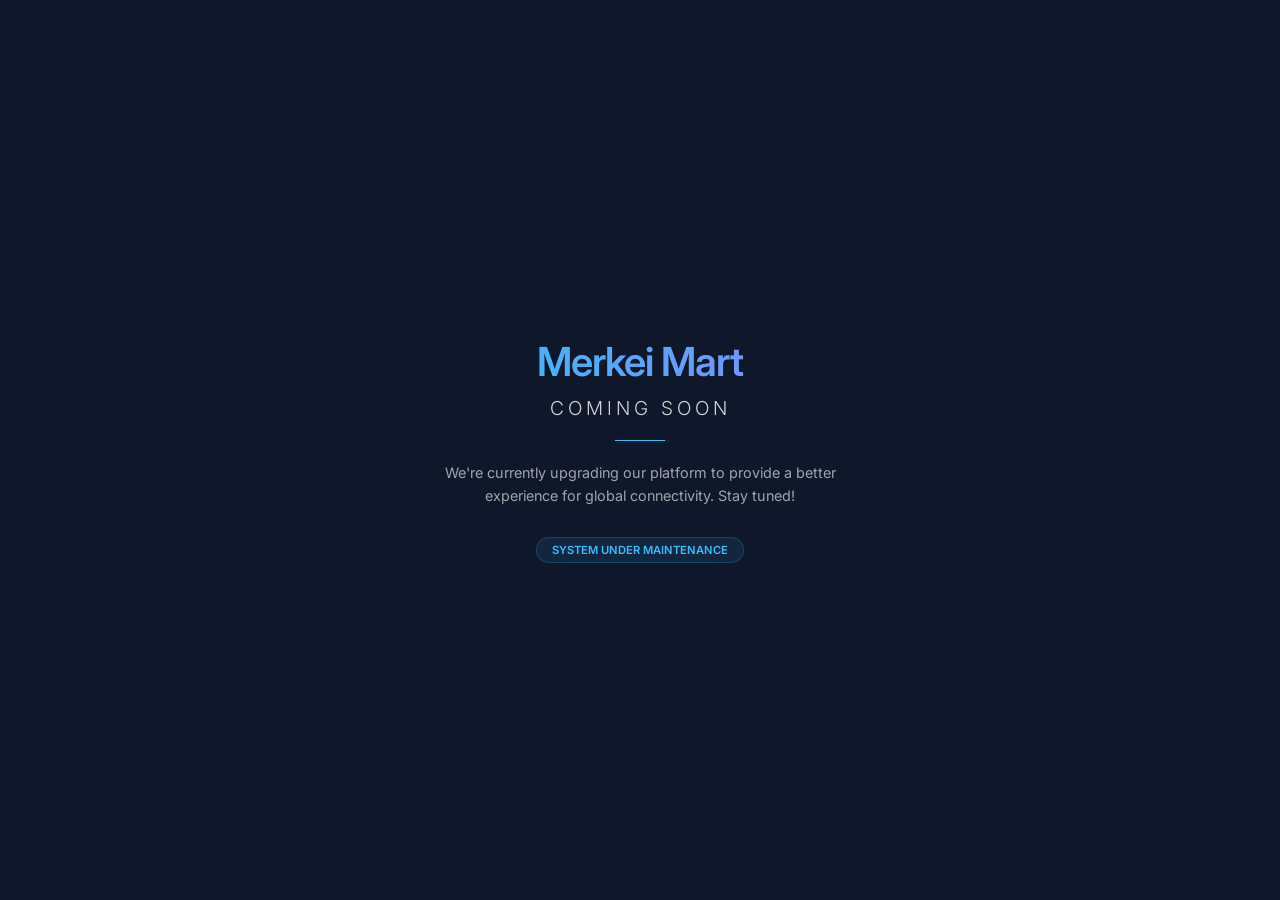
<file: index_backup.html>
<!DOCTYPE html>
<html lang="en">
<head>
    <meta charset="UTF-8">
    <meta name="viewport" content="width=device-width, initial-scale=1.0">
    <title>Merkei Mart | Coming Soon</title>
    <link href="https://fonts.googleapis.com/css2?family=Inter:wght@300;600&display=swap" rel="stylesheet">
    <style>
        * { margin: 0; padding: 0; box-sizing: border-box; }
        body {
            font-family: 'Inter', sans-serif;
            background-color: #0f172a;
            color: #ffffff;
            height: 100vh;
            display: flex;
            align-items: center;
            justify-content: center;
            overflow: hidden;
        }
        .container { text-align: center; padding: 20px; }
        .logo {
            font-size: 2.5rem;
            font-weight: 600;
            letter-spacing: -1px;
            margin-bottom: 10px;
            background: linear-gradient(to right, #38bdf8, #818cf8);
            -webkit-background-clip: text;
            -webkit-text-fill-color: transparent;
        }
        h1 { font-size: 1.2rem; font-weight: 300; letter-spacing: 4px; text-transform: uppercase; opacity: 0.8; }
        .divider {
            height: 1px;
            width: 50px;
            background: #38bdf8;
            margin: 20px auto;
        }
        p { font-size: 0.9rem; opacity: 0.6; line-height: 1.6; max-width: 400px; margin: 0 auto; }
        .status-badge {
            display: inline-block;
            background: rgba(56, 189, 248, 0.1);
            color: #38bdf8;
            padding: 5px 15px;
            border-radius: 20px;
            font-size: 0.7rem;
            font-weight: 600;
            margin-top: 30px;
            border: 1px solid rgba(56, 189, 248, 0.2);
        }
    </style>
</head>
<body>
    <div class="container">
        <div class="logo">Merkei Mart</div>
        <h1>Coming Soon</h1>
        <div class="divider"></div>
        <p>We're currently upgrading our platform to provide a better experience for global connectivity. Stay tuned!</p>
        <div class="status-badge">SYSTEM UNDER MAINTENANCE</div>
    </div>
</body>
</html>
</file>
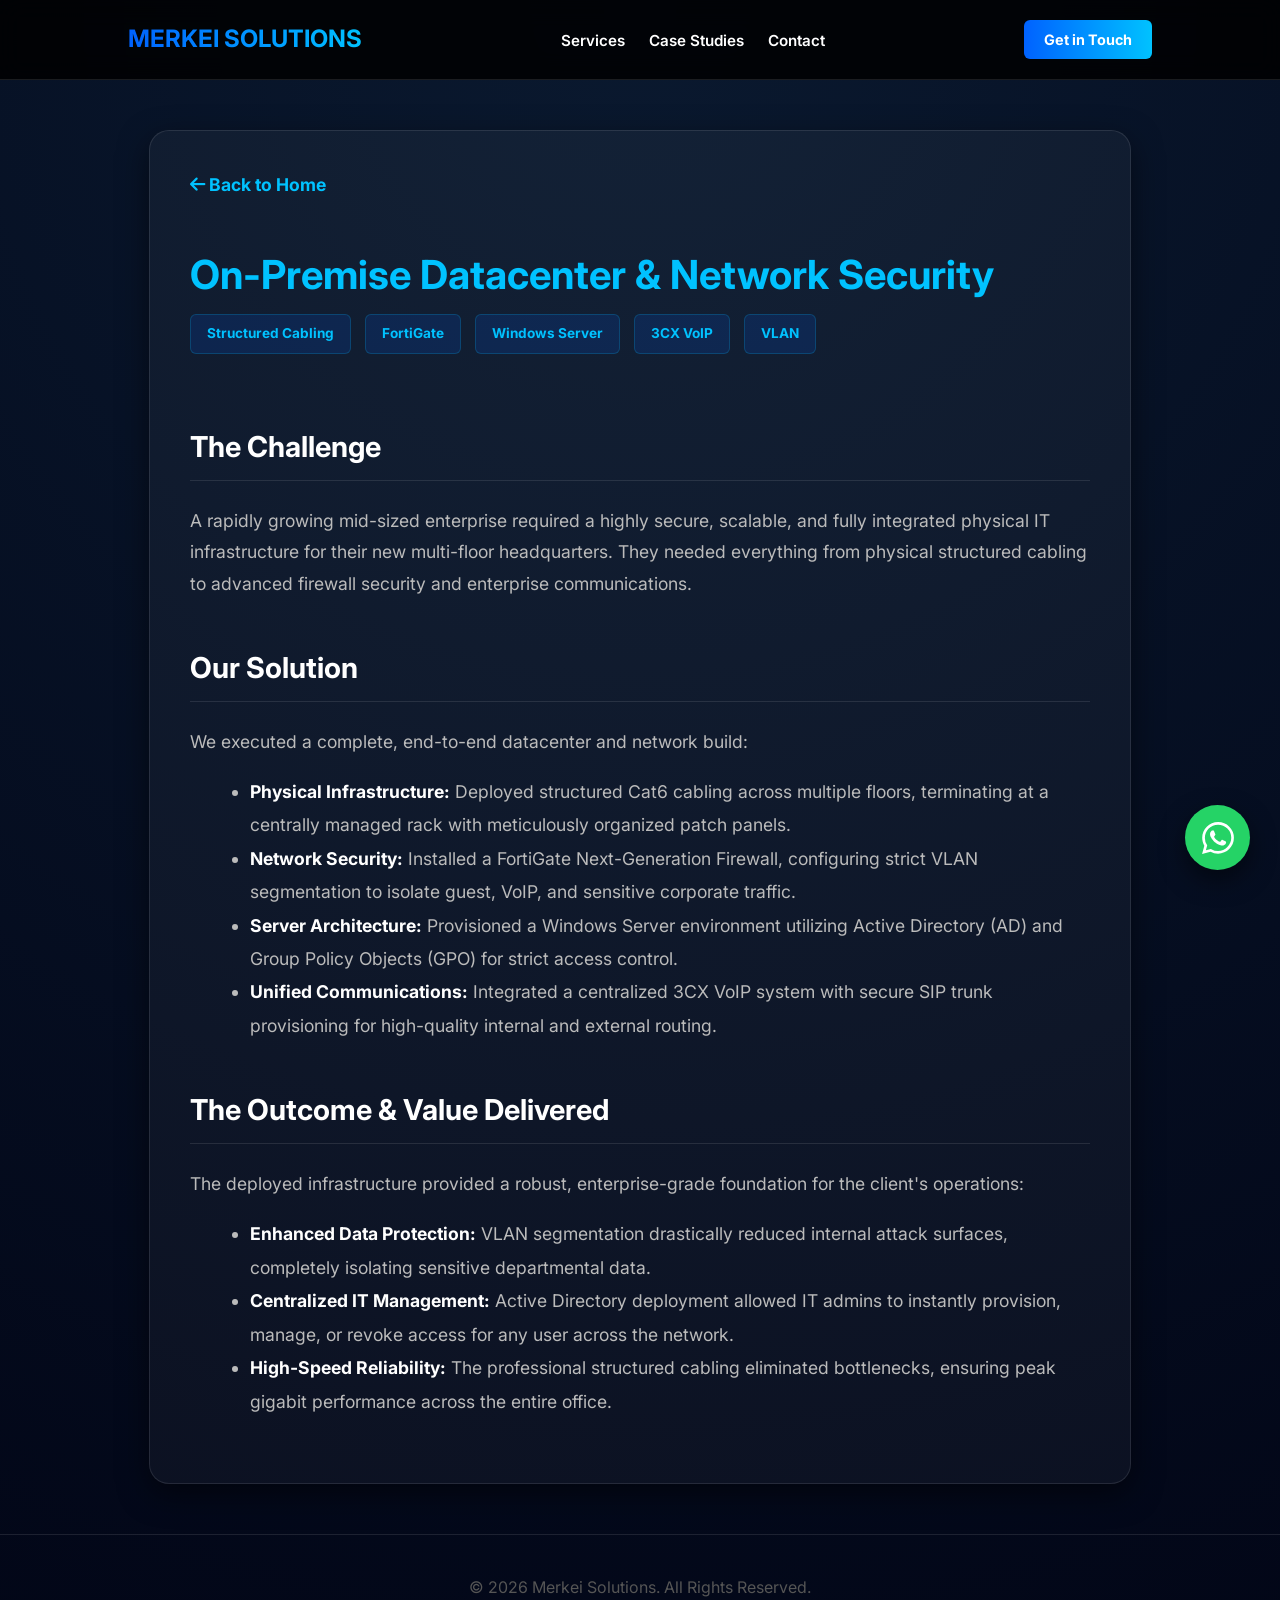
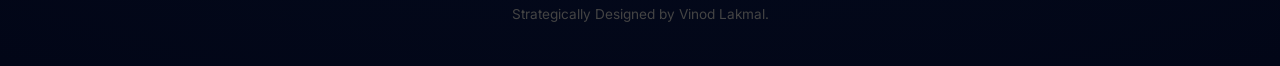
<file: office-setup.html>
<!DOCTYPE html>
<html lang="en">
<head>
    <meta charset="UTF-8">
    <meta name="viewport" content="width=device-width, initial-scale=1.0">
    <title>Datacenter &amp; Network Security | Merkei Solutions</title>
    <meta name="description" content="Merkei Solutions built a complete on-premise datacenter for a mid-sized enterprise — Cat6 structured cabling, FortiGate VLAN segmentation, Active Directory, and 3CX VoIP from ground up.">
    <link rel="canonical" href="https://merkeisolutions.com/office-setup">
    <meta property="og:type" content="article">
    <meta property="og:url" content="https://merkeisolutions.com/office-setup">
    <meta property="og:title" content="On-Premise Datacenter &amp; Network Security | Merkei Solutions">
    <meta property="og:description" content="End-to-end physical datacenter build: Cat6 cabling, FortiGate NGFW, VLAN segmentation, Windows Server AD, and 3CX VoIP for a multi-floor enterprise headquarters.">
    <meta property="og:image" content="https://merkeisolutions.com/images/og-banner.jpg">
    <meta name="twitter:card" content="summary_large_image">
    <link rel="preconnect" href="https://fonts.googleapis.com">
    <link rel="preconnect" href="https://fonts.gstatic.com" crossorigin>
    <link rel="preconnect" href="https://cdnjs.cloudflare.com">
    <link href="https://fonts.googleapis.com/css2?family=Inter:wght@400;600;700&display=swap" rel="stylesheet">
    <link rel="stylesheet" href="https://cdnjs.cloudflare.com/ajax/libs/font-awesome/6.5.2/css/all.min.css" crossorigin="anonymous" referrerpolicy="no-referrer">
    <style>
        :root { --primary: #0062ff; --secondary: #00c2ff; --bg: #020617; --card-bg: rgba(255, 255, 255, 0.04); --border: rgba(255, 255, 255, 0.1); }
        body { margin: 0; font-family: 'Inter', sans-serif; background: radial-gradient(circle at top, #0a192f, #020617); color: white; line-height: 1.6; scroll-behavior: smooth; cursor: default; -webkit-user-select: none; -ms-user-select: none; user-select: none; }
        a, button { cursor: pointer; }
        nav { padding: 20px 10%; background: rgba(0,0,0,0.85); border-bottom: 1px solid var(--border); display: flex; justify-content: space-between; align-items: center; position: sticky; top: 0; z-index: 1000; backdrop-filter: blur(12px); }
        .logo { font-size: 1.5rem; font-weight: bold; background: linear-gradient(to right, var(--primary), var(--secondary)); -webkit-background-clip: text; -webkit-text-fill-color: transparent; text-decoration: none; }
        .nav-links { list-style: none; display: flex; gap: 24px; margin: 0; padding: 0; }
        .nav-links a { color: white; text-decoration: none; font-weight: 600; transition: color 0.3s; font-size: 0.95rem; }
        .nav-links a:hover { color: var(--secondary); }
        .nav-cta { padding: 8px 20px; background: linear-gradient(to right, var(--primary), var(--secondary)); color: white; text-decoration: none; border-radius: 6px; font-weight: bold; font-size: 0.9rem; white-space: nowrap; }
        .nav-toggle { display: none; background: none; border: 1px solid var(--border); color: white; font-size: 1.4rem; padding: 6px 12px; border-radius: 6px; cursor: pointer; width: auto; }
        .whatsapp { position: fixed; bottom: 30px; right: 30px; background: #25D366; width: 65px; height: 65px; border-radius: 50%; display: flex; align-items: center; justify-content: center; font-size: 35px; color: white; text-decoration: none; box-shadow: 0 10px 25px rgba(0,0,0,0.5); z-index: 1000; transition: 0.3s; }
        .whatsapp:hover { transform: scale(1.1) rotate(10deg); }
        @media (max-width: 768px) {
            .nav-toggle { display: block; }
            .nav-links { display: none; flex-direction: column; gap: 0; position: absolute; top: 65px; left: 0; right: 0; background: rgba(0,0,0,0.95); border-bottom: 1px solid var(--border); padding: 10px 0; }
            .nav-links.open { display: flex; }
            .nav-links li a { display: block; padding: 12px 10%; }
            .nav-cta { display: none; }
        }
        .container { max-width: 900px; margin: 50px auto; padding: 40px; background: var(--card-bg); border: 1px solid var(--border); border-radius: 20px; box-shadow: 0 10px 30px rgba(0,0,0,0.5); }
        h1 { font-size: 2.5rem; color: var(--secondary); margin-bottom: 15px; line-height: 1.2; }
        h2 { color: #fff; margin-top: 45px; border-bottom: 1px solid var(--border); padding-bottom: 10px; font-size: 1.8rem; }
        p { color: #bbb; font-size: 1.1rem; margin-bottom: 15px; line-height: 1.8; }
        ul { margin-left: 20px; line-height: 1.9; color: #bbb; font-size: 1.1rem; margin-bottom: 25px; }
        strong { color: #fff; }
        .tag { font-size: 0.85rem; background: rgba(0, 98, 255, 0.15); padding: 8px 16px; border-radius: 6px; margin-right: 10px; color: var(--secondary); border: 1px solid rgba(0, 194, 255, 0.2); display: inline-block; margin-bottom: 25px; font-weight: bold; }
        .back-btn { display: inline-block; margin-bottom: 25px; color: var(--secondary); text-decoration: none; font-weight: bold; transition: 0.3s; font-size: 1.1rem; }
        .back-btn:hover { color: white; transform: translateX(-5px); text-shadow: 0 0 10px rgba(0,194,255,0.5); }
        footer { text-align: center; padding: 40px; border-top: 1px solid var(--border); margin-top: 50px; color: #555; }
    </style>
</head>
<body>
<nav aria-label="Main navigation">
    <a href="index.html" class="logo">MERKEI SOLUTIONS</a>
    <ul class="nav-links" id="nav-links">
        <li><a href="index.html#services">Services</a></li>
        <li><a href="index.html#case-studies">Case Studies</a></li>
        <li><a href="index.html#contact">Contact</a></li>
    </ul>
    <a href="index.html#contact" class="nav-cta">Get in Touch</a>
    <button class="nav-toggle" id="nav-toggle" aria-label="Toggle navigation" aria-expanded="false" aria-controls="nav-links">&#9776;</button>
</nav>
<script>
    (function() {
        var btn = document.getElementById('nav-toggle');
        var menu = document.getElementById('nav-links');
        btn.addEventListener('click', function() {
            var open = menu.classList.toggle('open');
            btn.setAttribute('aria-expanded', open);
        });
    })();
</script>
<div class="container">
    <a href="index.html#case-studies" class="back-btn"><i class="fas fa-arrow-left"></i> Back to Home</a>
    <h1>On-Premise Datacenter &amp; Network Security</h1>
    <div>
        <span class="tag">Structured Cabling</span> <span class="tag">FortiGate</span> <span class="tag">Windows Server</span> <span class="tag">3CX VoIP</span> <span class="tag">VLAN</span>
    </div>
    <h2>The Challenge</h2>
    <p>A rapidly growing mid-sized enterprise required a highly secure, scalable, and fully integrated physical IT infrastructure for their new multi-floor headquarters. They needed everything from physical structured cabling to advanced firewall security and enterprise communications.</p>
    <h2>Our Solution</h2>
    <p>We executed a complete, end-to-end datacenter and network build:</p>
    <ul>
        <li><strong>Physical Infrastructure:</strong> Deployed structured Cat6 cabling across multiple floors, terminating at a centrally managed rack with meticulously organized patch panels.</li>
        <li><strong>Network Security:</strong> Installed a FortiGate Next-Generation Firewall, configuring strict VLAN segmentation to isolate guest, VoIP, and sensitive corporate traffic.</li>
        <li><strong>Server Architecture:</strong> Provisioned a Windows Server environment utilizing Active Directory (AD) and Group Policy Objects (GPO) for strict access control.</li>
        <li><strong>Unified Communications:</strong> Integrated a centralized 3CX VoIP system with secure SIP trunk provisioning for high-quality internal and external routing.</li>
    </ul>
    <h2>The Outcome &amp; Value Delivered</h2>
    <p>The deployed infrastructure provided a robust, enterprise-grade foundation for the client's operations:</p>
    <ul>
        <li><strong>Enhanced Data Protection:</strong> VLAN segmentation drastically reduced internal attack surfaces, completely isolating sensitive departmental data.</li>
        <li><strong>Centralized IT Management:</strong> Active Directory deployment allowed IT admins to instantly provision, manage, or revoke access for any user across the network.</li>
        <li><strong>High-Speed Reliability:</strong> The professional structured cabling eliminated bottlenecks, ensuring peak gigabit performance across the entire office.</li>
    </ul>
</div>
<footer>&copy; 2026 Merkei Solutions. All Rights Reserved. <br>
    <span style="font-size: 0.85rem; color: #444;">Strategically Designed by Vinod Lakmal.</span>
</footer>
<a href="https://wa.me/94701113511" class="whatsapp" target="_blank" rel="noopener noreferrer" aria-label="Contact us on WhatsApp">
    <svg xmlns="http://www.w3.org/2000/svg" viewBox="0 0 24 24" fill="white" width="32" height="32" aria-hidden="true"><path d="M17.472 14.382c-.297-.149-1.758-.867-2.03-.967-.273-.099-.471-.148-.67.15-.197.297-.767.966-.94 1.164-.173.199-.347.223-.644.075-.297-.15-1.255-.463-2.39-1.475-.883-.788-1.48-1.761-1.653-2.059-.173-.297-.018-.458.13-.606.134-.133.298-.347.446-.52.149-.174.198-.298.298-.497.099-.198.05-.371-.025-.52-.075-.149-.669-1.612-.916-2.207-.242-.579-.487-.5-.669-.51-.173-.008-.371-.01-.57-.01-.198 0-.52.074-.792.372-.272.297-1.04 1.016-1.04 2.479 0 1.462 1.065 2.875 1.213 3.074.149.198 2.096 3.2 5.077 4.487.709.306 1.262.489 1.694.625.712.227 1.36.195 1.871.118.571-.085 1.758-.719 2.006-1.413.248-.694.248-1.289.173-1.413-.074-.124-.272-.198-.57-.347m-5.421 7.403h-.004a9.87 9.87 0 01-5.031-1.378l-.361-.214-3.741.982.998-3.648-.235-.374a9.86 9.86 0 01-1.51-5.26c.001-5.45 4.436-9.884 9.888-9.884 2.64 0 5.122 1.03 6.988 2.898a9.825 9.825 0 012.893 6.994c-.003 5.45-4.437 9.884-9.885 9.884m8.413-18.297A11.815 11.815 0 0012.05 0C5.495 0 .16 5.335.157 11.892c0 2.096.547 4.142 1.588 5.945L.057 24l6.305-1.654a11.882 11.882 0 005.683 1.448h.005c6.554 0 11.89-5.335 11.893-11.893a11.821 11.821 0 00-3.48-8.413z"/></svg>
</a>
</body>
</html>
</file>
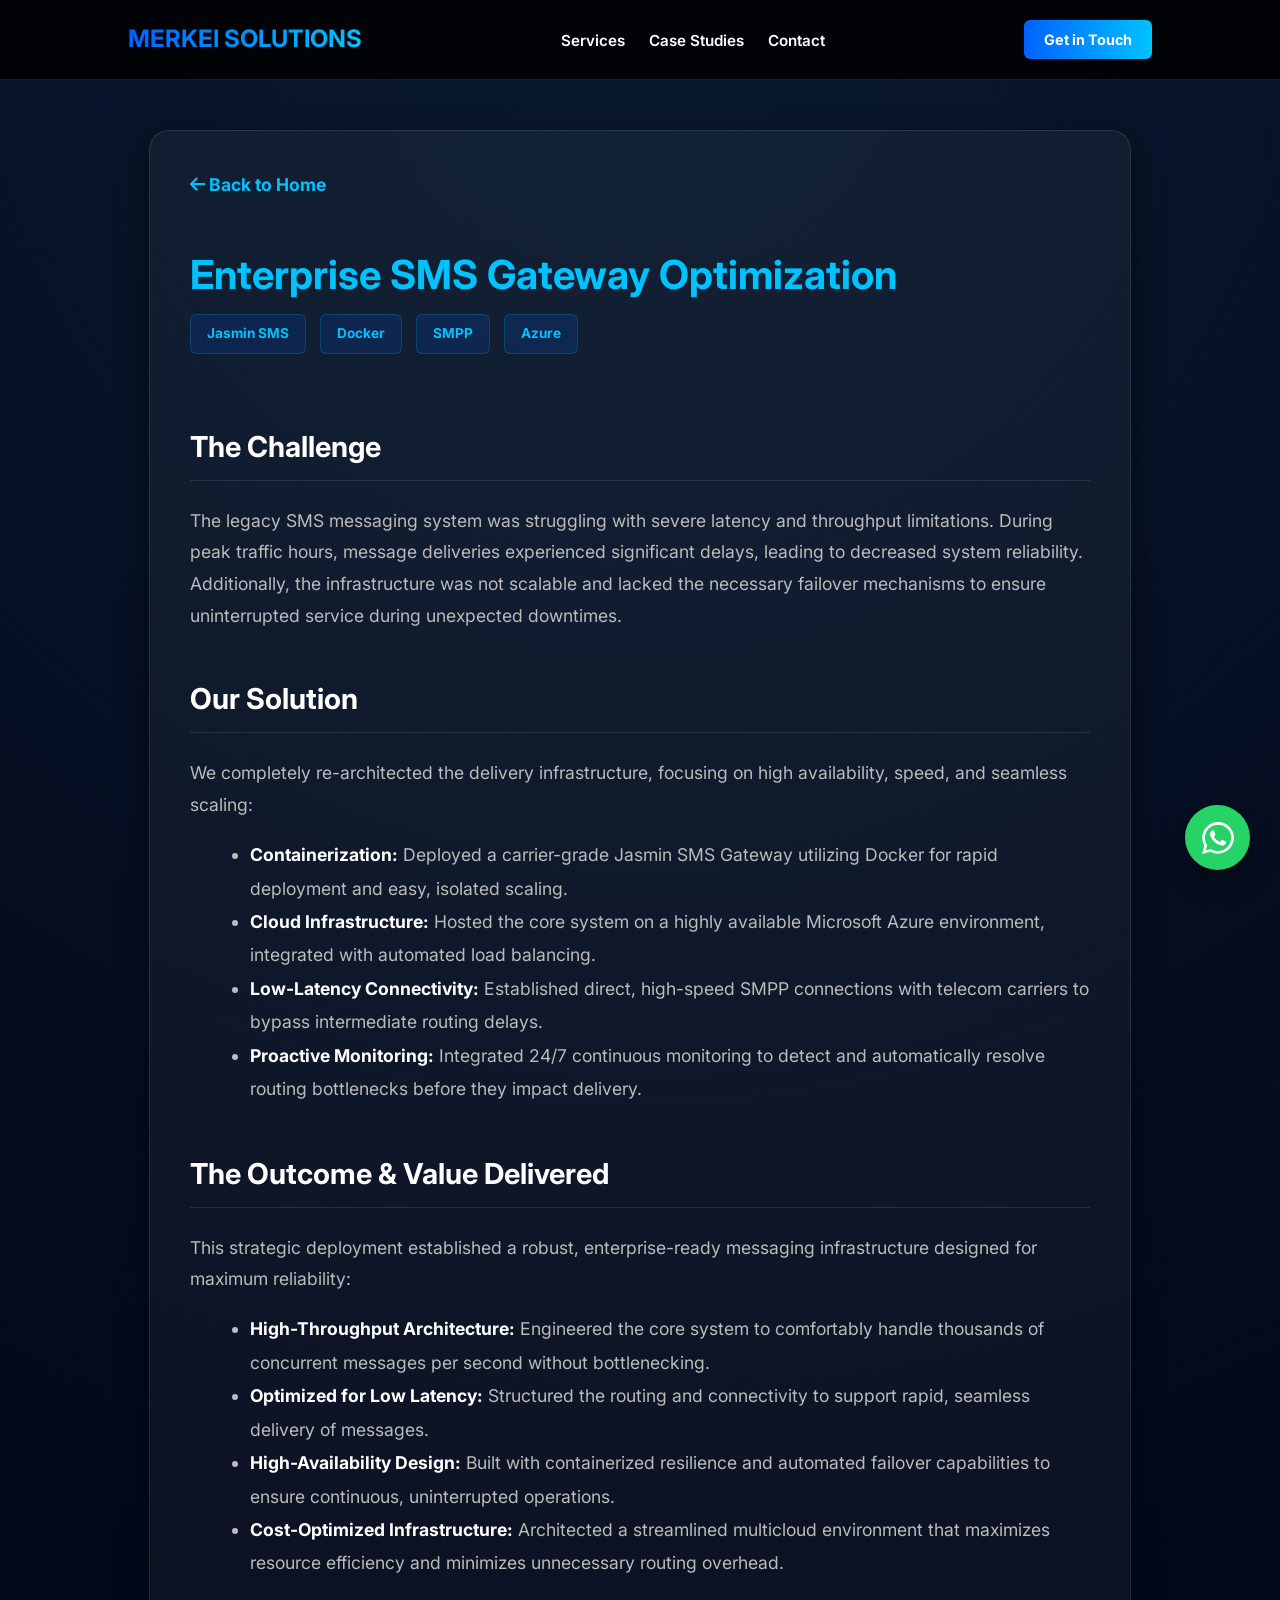
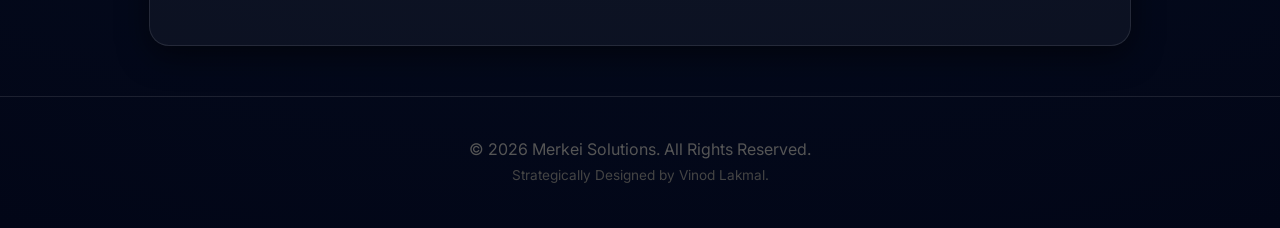
<file: sms-gateway.html>
<!DOCTYPE html>
<html lang="en">
<head>
    <meta charset="UTF-8">
    <meta name="viewport" content="width=device-width, initial-scale=1.0">
    <title>Enterprise SMS Gateway | Merkei Solutions</title>
    <meta name="description" content="How Merkei Solutions re-engineered a global SMS delivery infrastructure using Jasmin SMS and Docker, achieving 3x higher throughput with low-latency SMPP for financial institutions.">
    <link rel="canonical" href="https://merkeisolutions.com/sms-gateway">
    <meta property="og:type" content="article">
    <meta property="og:url" content="https://merkeisolutions.com/sms-gateway">
    <meta property="og:title" content="Enterprise SMS Gateway Optimization | Merkei Solutions">
    <meta property="og:description" content="Re-engineered a global SMS delivery infrastructure using Jasmin SMS and Docker. 3x higher throughput with low-latency SMPP for financial institutions.">
    <meta property="og:image" content="https://merkeisolutions.com/images/og-banner.jpg">
    <meta name="twitter:card" content="summary_large_image">
    <link rel="preconnect" href="https://fonts.googleapis.com">
    <link rel="preconnect" href="https://fonts.gstatic.com" crossorigin>
    <link rel="preconnect" href="https://cdnjs.cloudflare.com">
    <link href="https://fonts.googleapis.com/css2?family=Inter:wght@400;600;700&display=swap" rel="stylesheet">
    <link rel="stylesheet" href="https://cdnjs.cloudflare.com/ajax/libs/font-awesome/6.5.2/css/all.min.css" crossorigin="anonymous" referrerpolicy="no-referrer">

    <style>
        :root {
            --primary: #0062ff;
            --secondary: #00c2ff;
            --bg: #020617;
            --card-bg: rgba(255, 255, 255, 0.04);
            --border: rgba(255, 255, 255, 0.1);
        }

        body {
            margin: 0; font-family: 'Inter', sans-serif;
            background: radial-gradient(circle at top, #0a192f, #020617);
            color: white; line-height: 1.6; scroll-behavior: smooth;
            cursor: default;
            -webkit-user-select: none;
            -ms-user-select: none;
            user-select: none;
        }

        a, button { cursor: pointer; }
        nav { padding: 20px 10%; background: rgba(0,0,0,0.85); border-bottom: 1px solid var(--border); display: flex; justify-content: space-between; align-items: center; position: sticky; top: 0; z-index: 1000; backdrop-filter: blur(12px); }
        .logo { font-size: 1.5rem; font-weight: bold; background: linear-gradient(to right, var(--primary), var(--secondary)); -webkit-background-clip: text; -webkit-text-fill-color: transparent; text-decoration: none; }
        .nav-links { list-style: none; display: flex; gap: 24px; margin: 0; padding: 0; }
        .nav-links a { color: white; text-decoration: none; font-weight: 600; transition: color 0.3s; font-size: 0.95rem; }
        .nav-links a:hover { color: var(--secondary); }
        .nav-cta { padding: 8px 20px; background: linear-gradient(to right, var(--primary), var(--secondary)); color: white; text-decoration: none; border-radius: 6px; font-weight: bold; font-size: 0.9rem; white-space: nowrap; }
        .nav-toggle { display: none; background: none; border: 1px solid var(--border); color: white; font-size: 1.4rem; padding: 6px 12px; border-radius: 6px; cursor: pointer; width: auto; }
        .whatsapp { position: fixed; bottom: 30px; right: 30px; background: #25D366; width: 65px; height: 65px; border-radius: 50%; display: flex; align-items: center; justify-content: center; font-size: 35px; color: white; text-decoration: none; box-shadow: 0 10px 25px rgba(0,0,0,0.5); z-index: 1000; transition: 0.3s; }
        .whatsapp:hover { transform: scale(1.1) rotate(10deg); }
        @media (max-width: 768px) {
            .nav-toggle { display: block; }
            .nav-links { display: none; flex-direction: column; gap: 0; position: absolute; top: 65px; left: 0; right: 0; background: rgba(0,0,0,0.95); border-bottom: 1px solid var(--border); padding: 10px 0; }
            .nav-links.open { display: flex; }
            .nav-links li a { display: block; padding: 12px 10%; }
            .nav-cta { display: none; }
        }

        .container { max-width: 900px; margin: 50px auto; padding: 40px; background: var(--card-bg); border: 1px solid var(--border); border-radius: 20px; box-shadow: 0 10px 30px rgba(0,0,0,0.5); }
        h1 { font-size: 2.5rem; color: var(--secondary); margin-bottom: 15px; line-height: 1.2; }
        h2 { color: #fff; margin-top: 45px; border-bottom: 1px solid var(--border); padding-bottom: 10px; font-size: 1.8rem; }
        p { color: #bbb; font-size: 1.1rem; margin-bottom: 15px; line-height: 1.8; }
        ul { margin-left: 20px; line-height: 1.9; color: #bbb; font-size: 1.1rem; margin-bottom: 25px; }
        strong { color: #fff; }

        .tag { font-size: 0.85rem; background: rgba(0, 98, 255, 0.15); padding: 8px 16px; border-radius: 6px; margin-right: 10px; color: var(--secondary); border: 1px solid rgba(0, 194, 255, 0.2); display: inline-block; margin-bottom: 25px; font-weight: bold; }

        .back-btn { display: inline-block; margin-bottom: 25px; color: var(--secondary); text-decoration: none; font-weight: bold; transition: 0.3s; font-size: 1.1rem; }
        .back-btn:hover { color: white; transform: translateX(-5px); text-shadow: 0 0 10px rgba(0,194,255,0.5); }

        footer { text-align: center; padding: 40px; border-top: 1px solid var(--border); margin-top: 50px; color: #555; }
    </style>
</head>
<body>

<nav aria-label="Main navigation">
    <a href="index.html" class="logo">MERKEI SOLUTIONS</a>
    <ul class="nav-links" id="nav-links">
        <li><a href="index.html#services">Services</a></li>
        <li><a href="index.html#case-studies">Case Studies</a></li>
        <li><a href="index.html#contact">Contact</a></li>
    </ul>
    <a href="index.html#contact" class="nav-cta">Get in Touch</a>
    <button class="nav-toggle" id="nav-toggle" aria-label="Toggle navigation" aria-expanded="false" aria-controls="nav-links">&#9776;</button>
</nav>
<script>
    (function() {
        var btn = document.getElementById('nav-toggle');
        var menu = document.getElementById('nav-links');
        btn.addEventListener('click', function() {
            var open = menu.classList.toggle('open');
            btn.setAttribute('aria-expanded', open);
        });
    })();
</script>

<div class="container">
    <a href="index.html#case-studies" class="back-btn"><i class="fas fa-arrow-left"></i> Back to Home</a>

    <h1>Enterprise SMS Gateway Optimization</h1>
    <div>
        <span class="tag">Jasmin SMS</span> <span class="tag">Docker</span> <span class="tag">SMPP</span> <span class="tag">Azure</span>
    </div>

    <h2>The Challenge</h2>
    <p>The legacy SMS messaging system was struggling with severe latency and throughput limitations. During peak traffic hours, message deliveries experienced significant delays, leading to decreased system reliability. Additionally, the infrastructure was not scalable and lacked the necessary failover mechanisms to ensure uninterrupted service during unexpected downtimes.</p>

    <h2>Our Solution</h2>
    <p>We completely re-architected the delivery infrastructure, focusing on high availability, speed, and seamless scaling:</p>
    <ul>
        <li><strong>Containerization:</strong> Deployed a carrier-grade Jasmin SMS Gateway utilizing Docker for rapid deployment and easy, isolated scaling.</li>
        <li><strong>Cloud Infrastructure:</strong> Hosted the core system on a highly available Microsoft Azure environment, integrated with automated load balancing.</li>
        <li><strong>Low-Latency Connectivity:</strong> Established direct, high-speed SMPP connections with telecom carriers to bypass intermediate routing delays.</li>
        <li><strong>Proactive Monitoring:</strong> Integrated 24/7 continuous monitoring to detect and automatically resolve routing bottlenecks before they impact delivery.</li>
    </ul>

    <h2>The Outcome &amp; Value Delivered</h2>
    <p>This strategic deployment established a robust, enterprise-ready messaging infrastructure designed for maximum reliability:</p>
    <ul>
        <li><strong>High-Throughput Architecture:</strong> Engineered the core system to comfortably handle thousands of concurrent messages per second without bottlenecking.</li>
        <li><strong>Optimized for Low Latency:</strong> Structured the routing and connectivity to support rapid, seamless delivery of messages.</li>
        <li><strong>High-Availability Design:</strong> Built with containerized resilience and automated failover capabilities to ensure continuous, uninterrupted operations.</li>
        <li><strong>Cost-Optimized Infrastructure:</strong> Architected a streamlined multicloud environment that maximizes resource efficiency and minimizes unnecessary routing overhead.</li>
    </ul>
</div>

<footer>
    &copy; 2026 Merkei Solutions. All Rights Reserved. <br>
    <span style="font-size: 0.85rem; color: #444;">Strategically Designed by Vinod Lakmal.</span>
</footer>

<a href="https://wa.me/94701113511" class="whatsapp" target="_blank" rel="noopener noreferrer" aria-label="Contact us on WhatsApp">
    <svg xmlns="http://www.w3.org/2000/svg" viewBox="0 0 24 24" fill="white" width="32" height="32" aria-hidden="true"><path d="M17.472 14.382c-.297-.149-1.758-.867-2.03-.967-.273-.099-.471-.148-.67.15-.197.297-.767.966-.94 1.164-.173.199-.347.223-.644.075-.297-.15-1.255-.463-2.39-1.475-.883-.788-1.48-1.761-1.653-2.059-.173-.297-.018-.458.13-.606.134-.133.298-.347.446-.52.149-.174.198-.298.298-.497.099-.198.05-.371-.025-.52-.075-.149-.669-1.612-.916-2.207-.242-.579-.487-.5-.669-.51-.173-.008-.371-.01-.57-.01-.198 0-.52.074-.792.372-.272.297-1.04 1.016-1.04 2.479 0 1.462 1.065 2.875 1.213 3.074.149.198 2.096 3.2 5.077 4.487.709.306 1.262.489 1.694.625.712.227 1.36.195 1.871.118.571-.085 1.758-.719 2.006-1.413.248-.694.248-1.289.173-1.413-.074-.124-.272-.198-.57-.347m-5.421 7.403h-.004a9.87 9.87 0 01-5.031-1.378l-.361-.214-3.741.982.998-3.648-.235-.374a9.86 9.86 0 01-1.51-5.26c.001-5.45 4.436-9.884 9.888-9.884 2.64 0 5.122 1.03 6.988 2.898a9.825 9.825 0 012.893 6.994c-.003 5.45-4.437 9.884-9.885 9.884m8.413-18.297A11.815 11.815 0 0012.05 0C5.495 0 .16 5.335.157 11.892c0 2.096.547 4.142 1.588 5.945L.057 24l6.305-1.654a11.882 11.882 0 005.683 1.448h.005c6.554 0 11.89-5.335 11.893-11.893a11.821 11.821 0 00-3.48-8.413z"/></svg>
</a>

</body>
</html>
</file>
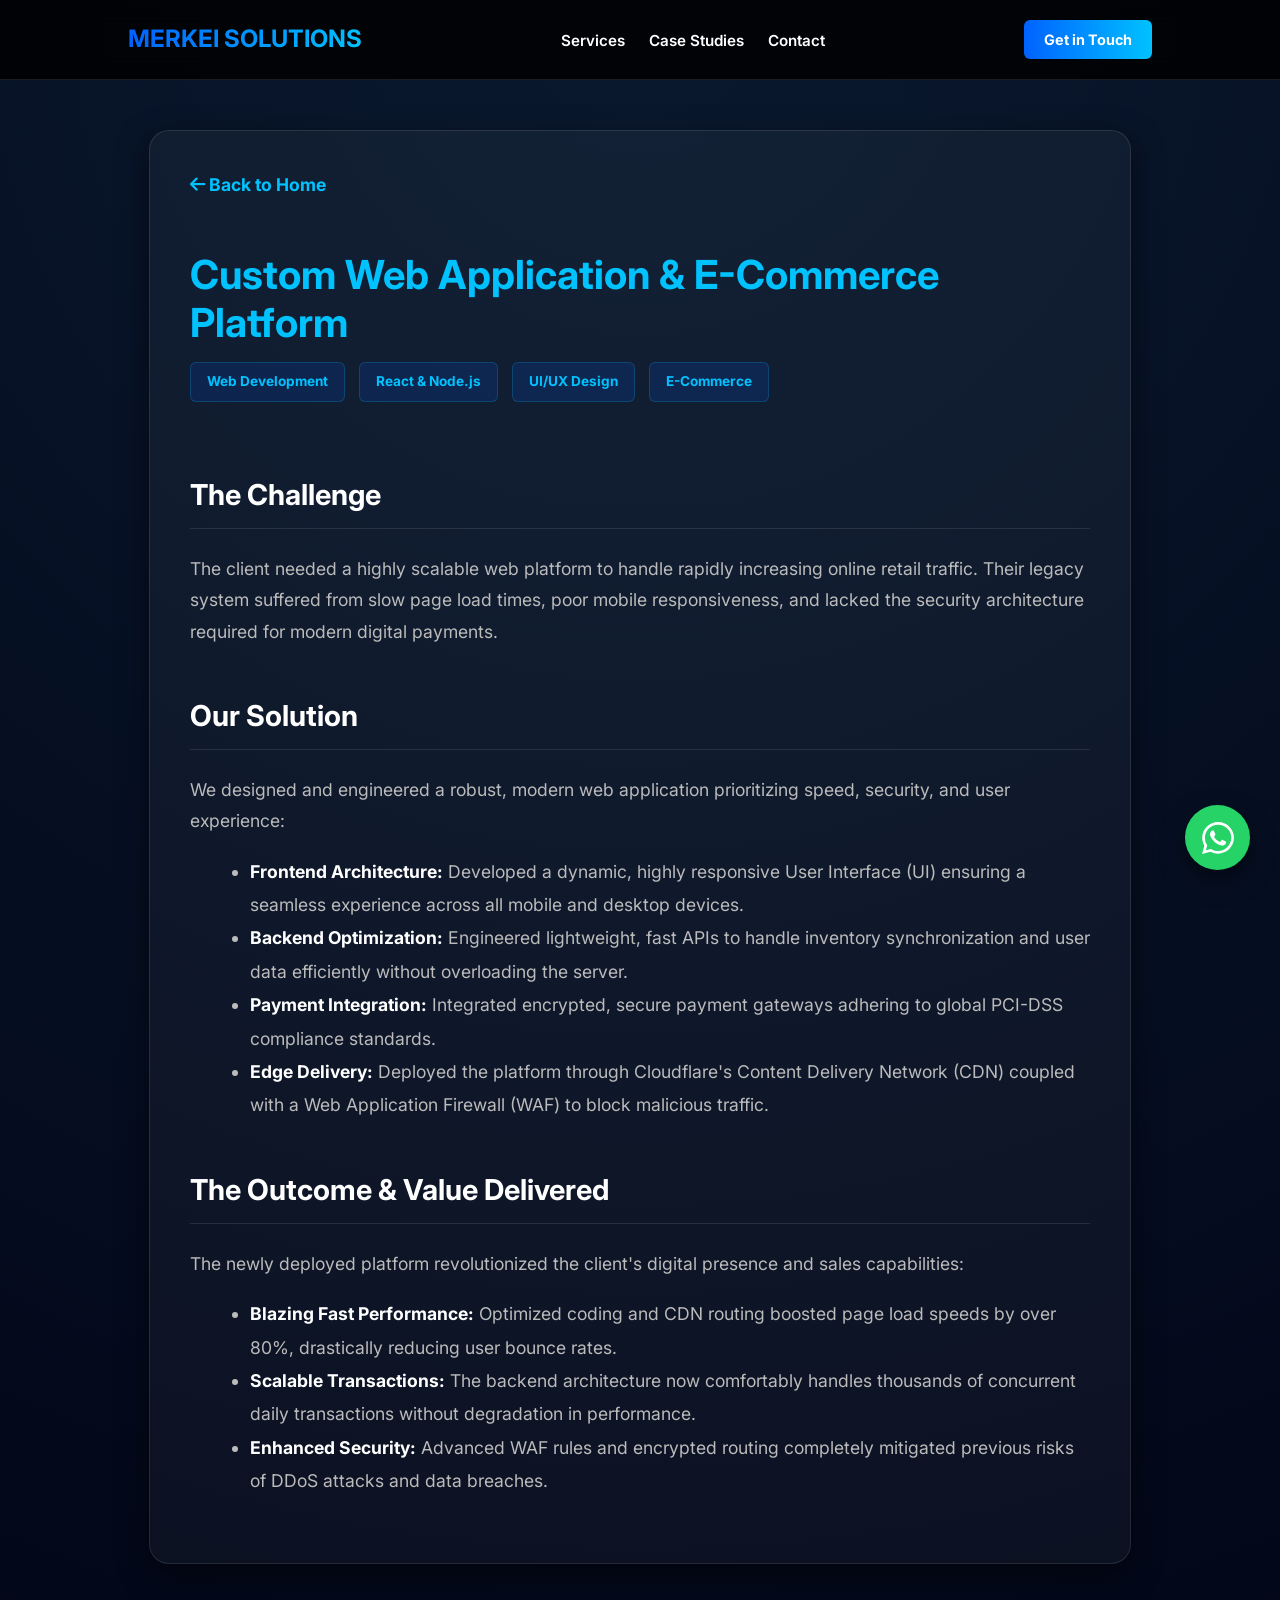
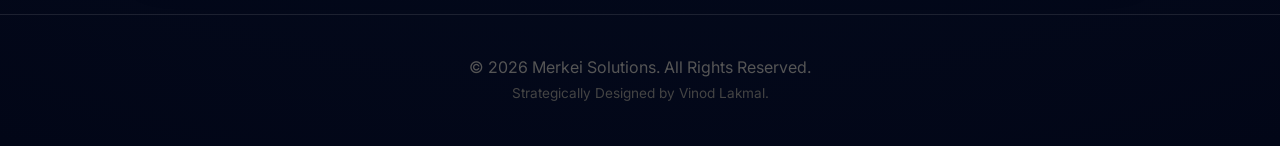
<file: web-portfolio.html>
<!DOCTYPE html>
<html lang="en">
<head>
    <meta charset="UTF-8">
    <meta name="viewport" content="width=device-width, initial-scale=1.0">
    <title>Web Application Platform | Merkei Solutions</title>
    <meta name="description" content="Merkei Solutions designed and deployed a high-performance e-commerce web application with secure payment gateways, responsive UI, PCI-DSS compliance, and Cloudflare CDN/WAF delivery.">
    <link rel="canonical" href="https://merkeisolutions.com/web-portfolio">
    <meta property="og:type" content="article">
    <meta property="og:url" content="https://merkeisolutions.com/web-portfolio">
    <meta property="og:title" content="Custom Web Application &amp; E-Commerce Platform | Merkei Solutions">
    <meta property="og:description" content="High-performance e-commerce platform with secure payment gateways, PCI-DSS compliance, 80% faster load times, and Cloudflare WAF/CDN delivery.">
    <meta property="og:image" content="https://merkeisolutions.com/images/og-banner.jpg">
    <meta name="twitter:card" content="summary_large_image">
    <link rel="preconnect" href="https://fonts.googleapis.com">
    <link rel="preconnect" href="https://fonts.gstatic.com" crossorigin>
    <link rel="preconnect" href="https://cdnjs.cloudflare.com">
    <link href="https://fonts.googleapis.com/css2?family=Inter:wght@400;600;700&display=swap" rel="stylesheet">
    <link rel="stylesheet" href="https://cdnjs.cloudflare.com/ajax/libs/font-awesome/6.5.2/css/all.min.css" crossorigin="anonymous" referrerpolicy="no-referrer">
    <style>
        :root { --primary: #0062ff; --secondary: #00c2ff; --bg: #020617; --card-bg: rgba(255, 255, 255, 0.04); --border: rgba(255, 255, 255, 0.1); }
        body { margin: 0; font-family: 'Inter', sans-serif; background: radial-gradient(circle at top, #0a192f, #020617); color: white; line-height: 1.6; scroll-behavior: smooth; cursor: default; -webkit-user-select: none; -ms-user-select: none; user-select: none; }
        a, button { cursor: pointer; }
        nav { padding: 20px 10%; background: rgba(0,0,0,0.85); border-bottom: 1px solid var(--border); display: flex; justify-content: space-between; align-items: center; position: sticky; top: 0; z-index: 1000; backdrop-filter: blur(12px); }
        .logo { font-size: 1.5rem; font-weight: bold; background: linear-gradient(to right, var(--primary), var(--secondary)); -webkit-background-clip: text; -webkit-text-fill-color: transparent; text-decoration: none; }
        .nav-links { list-style: none; display: flex; gap: 24px; margin: 0; padding: 0; }
        .nav-links a { color: white; text-decoration: none; font-weight: 600; transition: color 0.3s; font-size: 0.95rem; }
        .nav-links a:hover { color: var(--secondary); }
        .nav-cta { padding: 8px 20px; background: linear-gradient(to right, var(--primary), var(--secondary)); color: white; text-decoration: none; border-radius: 6px; font-weight: bold; font-size: 0.9rem; white-space: nowrap; }
        .nav-toggle { display: none; background: none; border: 1px solid var(--border); color: white; font-size: 1.4rem; padding: 6px 12px; border-radius: 6px; cursor: pointer; width: auto; }
        .whatsapp { position: fixed; bottom: 30px; right: 30px; background: #25D366; width: 65px; height: 65px; border-radius: 50%; display: flex; align-items: center; justify-content: center; font-size: 35px; color: white; text-decoration: none; box-shadow: 0 10px 25px rgba(0,0,0,0.5); z-index: 1000; transition: 0.3s; }
        .whatsapp:hover { transform: scale(1.1) rotate(10deg); }
        @media (max-width: 768px) {
            .nav-toggle { display: block; }
            .nav-links { display: none; flex-direction: column; gap: 0; position: absolute; top: 65px; left: 0; right: 0; background: rgba(0,0,0,0.95); border-bottom: 1px solid var(--border); padding: 10px 0; }
            .nav-links.open { display: flex; }
            .nav-links li a { display: block; padding: 12px 10%; }
            .nav-cta { display: none; }
        }
        .container { max-width: 900px; margin: 50px auto; padding: 40px; background: var(--card-bg); border: 1px solid var(--border); border-radius: 20px; box-shadow: 0 10px 30px rgba(0,0,0,0.5); }
        h1 { font-size: 2.5rem; color: var(--secondary); margin-bottom: 15px; line-height: 1.2; }
        h2 { color: #fff; margin-top: 45px; border-bottom: 1px solid var(--border); padding-bottom: 10px; font-size: 1.8rem; }
        p { color: #bbb; font-size: 1.1rem; margin-bottom: 15px; line-height: 1.8; }
        ul { margin-left: 20px; line-height: 1.9; color: #bbb; font-size: 1.1rem; margin-bottom: 25px; }
        strong { color: #fff; }
        .tag { font-size: 0.85rem; background: rgba(0, 98, 255, 0.15); padding: 8px 16px; border-radius: 6px; margin-right: 10px; color: var(--secondary); border: 1px solid rgba(0, 194, 255, 0.2); display: inline-block; margin-bottom: 25px; font-weight: bold; }
        .back-btn { display: inline-block; margin-bottom: 25px; color: var(--secondary); text-decoration: none; font-weight: bold; transition: 0.3s; font-size: 1.1rem; }
        .back-btn:hover { color: white; transform: translateX(-5px); text-shadow: 0 0 10px rgba(0,194,255,0.5); }
        footer { text-align: center; padding: 40px; border-top: 1px solid var(--border); margin-top: 50px; color: #555; }
    </style>
</head>
<body>
<nav aria-label="Main navigation">
    <a href="index.html" class="logo">MERKEI SOLUTIONS</a>
    <ul class="nav-links" id="nav-links">
        <li><a href="index.html#services">Services</a></li>
        <li><a href="index.html#case-studies">Case Studies</a></li>
        <li><a href="index.html#contact">Contact</a></li>
    </ul>
    <a href="index.html#contact" class="nav-cta">Get in Touch</a>
    <button class="nav-toggle" id="nav-toggle" aria-label="Toggle navigation" aria-expanded="false" aria-controls="nav-links">&#9776;</button>
</nav>
<script>
    (function() {
        var btn = document.getElementById('nav-toggle');
        var menu = document.getElementById('nav-links');
        btn.addEventListener('click', function() {
            var open = menu.classList.toggle('open');
            btn.setAttribute('aria-expanded', open);
        });
    })();
</script>
<div class="container">
    <a href="index.html#case-studies" class="back-btn"><i class="fas fa-arrow-left"></i> Back to Home</a>
    <h1>Custom Web Application &amp; E-Commerce Platform</h1>
    <div>
        <span class="tag">Web Development</span> <span class="tag">React &amp; Node.js</span> <span class="tag">UI/UX Design</span> <span class="tag">E-Commerce</span>
    </div>
    <h2>The Challenge</h2>
    <p>The client needed a highly scalable web platform to handle rapidly increasing online retail traffic. Their legacy system suffered from slow page load times, poor mobile responsiveness, and lacked the security architecture required for modern digital payments.</p>
    <h2>Our Solution</h2>
    <p>We designed and engineered a robust, modern web application prioritizing speed, security, and user experience:</p>
    <ul>
        <li><strong>Frontend Architecture:</strong> Developed a dynamic, highly responsive User Interface (UI) ensuring a seamless experience across all mobile and desktop devices.</li>
        <li><strong>Backend Optimization:</strong> Engineered lightweight, fast APIs to handle inventory synchronization and user data efficiently without overloading the server.</li>
        <li><strong>Payment Integration:</strong> Integrated encrypted, secure payment gateways adhering to global PCI-DSS compliance standards.</li>
        <li><strong>Edge Delivery:</strong> Deployed the platform through Cloudflare's Content Delivery Network (CDN) coupled with a Web Application Firewall (WAF) to block malicious traffic.</li>
    </ul>
    <h2>The Outcome &amp; Value Delivered</h2>
    <p>The newly deployed platform revolutionized the client's digital presence and sales capabilities:</p>
    <ul>
        <li><strong>Blazing Fast Performance:</strong> Optimized coding and CDN routing boosted page load speeds by over 80%, drastically reducing user bounce rates.</li>
        <li><strong>Scalable Transactions:</strong> The backend architecture now comfortably handles thousands of concurrent daily transactions without degradation in performance.</li>
        <li><strong>Enhanced Security:</strong> Advanced WAF rules and encrypted routing completely mitigated previous risks of DDoS attacks and data breaches.</li>
    </ul>
</div>
<footer>&copy; 2026 Merkei Solutions. All Rights Reserved. <br>
    <span style="font-size: 0.85rem; color: #444;">Strategically Designed by Vinod Lakmal.</span>
</footer>
<a href="https://wa.me/94701113511" class="whatsapp" target="_blank" rel="noopener noreferrer" aria-label="Contact us on WhatsApp">
    <svg xmlns="http://www.w3.org/2000/svg" viewBox="0 0 24 24" fill="white" width="32" height="32" aria-hidden="true"><path d="M17.472 14.382c-.297-.149-1.758-.867-2.03-.967-.273-.099-.471-.148-.67.15-.197.297-.767.966-.94 1.164-.173.199-.347.223-.644.075-.297-.15-1.255-.463-2.39-1.475-.883-.788-1.48-1.761-1.653-2.059-.173-.297-.018-.458.13-.606.134-.133.298-.347.446-.52.149-.174.198-.298.298-.497.099-.198.05-.371-.025-.52-.075-.149-.669-1.612-.916-2.207-.242-.579-.487-.5-.669-.51-.173-.008-.371-.01-.57-.01-.198 0-.52.074-.792.372-.272.297-1.04 1.016-1.04 2.479 0 1.462 1.065 2.875 1.213 3.074.149.198 2.096 3.2 5.077 4.487.709.306 1.262.489 1.694.625.712.227 1.36.195 1.871.118.571-.085 1.758-.719 2.006-1.413.248-.694.248-1.289.173-1.413-.074-.124-.272-.198-.57-.347m-5.421 7.403h-.004a9.87 9.87 0 01-5.031-1.378l-.361-.214-3.741.982.998-3.648-.235-.374a9.86 9.86 0 01-1.51-5.26c.001-5.45 4.436-9.884 9.888-9.884 2.64 0 5.122 1.03 6.988 2.898a9.825 9.825 0 012.893 6.994c-.003 5.45-4.437 9.884-9.885 9.884m8.413-18.297A11.815 11.815 0 0012.05 0C5.495 0 .16 5.335.157 11.892c0 2.096.547 4.142 1.588 5.945L.057 24l6.305-1.654a11.882 11.882 0 005.683 1.448h.005c6.554 0 11.89-5.335 11.893-11.893a11.821 11.821 0 00-3.48-8.413z"/></svg>
</a>
</body>
</html>
</file>
<file: site-redesign.css>
:root {
    --primary: #1378f6;
    --secondary: #56d6ec;
    --bg: #071221;
    --surface: #0e2033;
    --surface-raised: #142940;
    --text: #eff6fc;
    --muted: #abc0d1;
    --line: rgba(180, 218, 242, .18);
}

html { scroll-behavior: smooth; scroll-padding-top: 5.5rem; }
body {
    background: var(--bg);
    color: var(--text);
    font-size: 1rem;
    line-height: 1.65;
    overflow-x: hidden;
    -webkit-user-select: auto;
    user-select: auto;
}
*, *::before, *::after { box-sizing: border-box; }
a { color: inherit; }
a:focus-visible, button:focus-visible, input:focus-visible, textarea:focus-visible {
    outline: 3px solid #74e8fb;
    outline-offset: 4px;
}
.skip-link {
    position: fixed;
    top: .75rem;
    left: .75rem;
    z-index: 2000;
    padding: .7rem 1rem;
    color: #071221;
    background: white;
    border-radius: .5rem;
    transform: translateY(-180%);
}
.skip-link:focus { transform: translateY(0); }

nav {
    min-height: 5rem;
    padding: .9rem max(5vw, calc((100vw - 1340px) / 2));
    background: rgba(4, 14, 27, .94);
    border-bottom: 1px solid var(--line);
    gap: 2rem;
}
.logo {
    display: inline-flex;
    align-items: baseline;
    flex-shrink: 0;
    gap: .45rem;
    color: #f4f9ff;
    background: none;
    -webkit-text-fill-color: currentColor;
    font-size: 1.17rem;
    line-height: 1.1;
    font-weight: 800;
    letter-spacing: -.035em;
    text-decoration: none;
}
.logo span { color: #5eddf0; }
.nav-links { margin-left: auto; gap: 2rem; }
.nav-links a { font-size: .91rem; color: #cfdeea; font-weight: 500; }
.nav-links a:hover { color: white; text-shadow: none; }
.nav-contact {
    display: inline-flex;
    align-items: center;
    min-height: 2.6rem;
    padding: .6rem 1rem;
    border: 1px solid rgba(116, 232, 251, .48);
    border-radius: .45rem;
    color: #dffbff;
    text-decoration: none;
    font-size: .91rem;
    font-weight: 600;
}
.nav-contact:hover { background: rgba(116, 232, 251, .12); }

.hero {
    position: relative;
    isolation: isolate;
    min-height: min(44rem, 80vh);
    display: flex;
    align-items: center;
    padding: 6rem max(5vw, calc((100vw - 1340px) / 2));
    text-align: left;
    overflow: hidden;
    border-bottom: 1px solid var(--line);
}
.hero-photo {
    position: absolute;
    inset: 0;
    z-index: -2;
    width: 100%;
    height: 100%;
    object-fit: cover;
    object-position: center;
}
.hero::before {
    position: absolute;
    inset: 0;
    z-index: -1;
    content: '';
    background: linear-gradient(90deg, #061323 0%, rgba(6, 19, 35, .93) 30%, rgba(6, 19, 35, .66) 59%, rgba(6, 19, 35, .2) 100%), linear-gradient(0deg, rgba(5, 15, 27, .5), transparent 45%);
}
.hero-content { width: min(100%, 47rem); }
.eyebrow, .stack-label {
    color: #74dced;
    font-size: .75rem;
    line-height: 1.4;
    font-weight: 700;
    letter-spacing: .16em;
    text-transform: uppercase;
}
.hero h1 {
    max-width: 12ch;
    margin: 1.1rem 0 1.35rem;
    color: #f6fbff;
    background: none;
    -webkit-text-fill-color: currentColor;
    font-size: clamp(3rem, 6vw, 5.8rem);
    line-height: 1.02;
    letter-spacing: -.065em;
    font-weight: 700;
}
.hero h1 em { font-style: normal; color: #6ce0f0; }
.hero .hero-lede {
    max-width: 38rem;
    margin: 0;
    color: #d2e1ec;
    font-size: clamp(1.05rem, 1.6vw, 1.22rem);
    line-height: 1.7;
}
.hero-actions { display: flex; flex-wrap: wrap; align-items: center; gap: 1rem 1.6rem; margin-top: 2rem; }
.hero .btn {
    display: inline-flex;
    min-height: 3.25rem;
    align-items: center;
    justify-content: center;
    margin: 0;
    padding: .82rem 1.45rem;
    border: 1px solid #80e1f4;
    border-radius: .5rem;
    background: #76e2f4;
    box-shadow: none;
    animation: none;
    color: #071829;
    font-size: .96rem;
    font-weight: 700;
}
.hero .btn:hover { background: #a3effa; box-shadow: none; transform: none; }
.text-link { color: #f1f8fc; text-decoration: underline; text-underline-offset: .4rem; font-size: .95rem; font-weight: 600; }
.text-link:hover { color: #87e8f7; }
.hero .hero-caption { margin: 2.3rem 0 0; color: #aabfce; font-size: .83rem; }
.image-disclaimer { position: absolute; right: max(6rem, calc((100vw - 1340px) / 2)); bottom: 1.2rem; color: #c7d5df; font-size: .7rem; }

.tech-stack { padding: 1.45rem 5vw 1.65rem; background: #0a1a2b; border-color: var(--line); }
.stack-label { margin: 0 0 .85rem; color: #91afc2; font-size: .68rem; }
.tech-icons { max-width: 75rem; margin: 0 auto; gap: .7rem; color: #c4d5e1; }
.tech-icons span {
    min-height: 2.2rem;
    display: inline-flex;
    align-items: center;
    gap: .5rem;
    padding: .3rem .7rem;
    border: 1px solid var(--line);
    border-radius: 999px;
    font-size: .84rem;
    animation: none !important;
}
.tech-icons span:hover { color: #f5fbff; transform: none !important; text-shadow: none; }
.tech-icons i { font-size: 1rem; color: #7ddfeb; }

.services-grid, .portfolio { max-width: none; padding: 6rem max(5vw, calc((100vw - 1340px) / 2)); }
.services-grid { grid-template-columns: repeat(2, minmax(0, 1fr)); gap: 1.15rem; background: #f0f5f8; color: #092039; }
.section-heading { grid-column: 1 / -1; max-width: 49rem; margin-bottom: 1.2rem; }
.section-heading h2, .why-us h2, .contact-intro h2 {
    margin: .6rem 0 1rem;
    font-size: clamp(2.1rem, 4vw, 3.6rem);
    line-height: 1.13;
    letter-spacing: -.045em;
}
.section-heading > p:not(.eyebrow) { max-width: 40rem; margin: 0; color: #476078; font-size: 1.06rem; }
.services-grid .eyebrow { color: #086489; }
.services-grid .card {
    min-width: 0;
    padding: 1.8rem;
    border: 1px solid #d6e3eb;
    border-radius: 1rem;
    background: white;
    box-shadow: 0 12px 35px rgba(18, 48, 74, .055);
}
.services-grid .service-card {
    --service-accent: #0878a4;
    position: relative;
    display: flex;
    flex-direction: column;
    gap: 0;
    overflow: hidden;
    transition: border-color .2s ease, box-shadow .2s ease;
}
.services-grid .service-card::before {
    content: "";
    position: absolute;
    inset: 0 0 auto;
    height: 3px;
    background: var(--service-accent);
}
.services-grid .service-card--cloud { --service-accent: #2879b7; }
.services-grid .service-card--messaging { --service-accent: #008a94; }
.services-grid .service-card--office { --service-accent: #245f9a; }
.services-grid .service-card:hover { transform: none; border-color: #9bcddc; background: white; box-shadow: 0 18px 42px rgba(18, 48, 74, .09); }
.service-card-top { display: flex; align-items: center; gap: .9rem; margin-bottom: 1.25rem; }
.service-icon { display: grid; place-items: center; flex: 0 0 3rem; width: 3rem; height: 3rem; border-radius: .75rem; background: #eaf5f9; color: var(--service-accent); }
.services-grid .service-card .service-icon i { margin: 0; color: inherit; font-size: 1.35rem; }
.services-grid .service-card:hover i { transform: none; }
.service-category { color: #507085; font-size: .875rem; font-weight: 700; letter-spacing: .1em; }
.services-grid .service-card h3 { margin: 0 0 .65rem; font-size: 1.4rem; line-height: 1.25; }
.services-grid .service-card p { max-width: 53ch; margin: 0; color: #405b70; font-size: 1rem; line-height: 1.65; }
.services-grid .service-card .service-capabilities { display: flex; flex-wrap: wrap; gap: .5rem; margin: 1.45rem 0 1.6rem; padding: 0; list-style: none; }
.services-grid .service-card .service-capabilities li { padding: .42rem .7rem; border: 1px solid #d2e3ec; border-radius: .45rem; background: #f4f9fb; color: #315269; font-size: .875rem; line-height: 1.35; }
.service-project { display: inline-flex; align-self: flex-start; margin-top: auto; padding: .3rem 0; color: #075f80; font-size: .94rem; font-weight: 700; text-underline-offset: .25rem; }
.service-project:hover { color: #003c59; }
.service-project:focus-visible { outline: 3px solid #2e9ec2; outline-offset: 4px; border-radius: .2rem; }

.why-us {
    padding: 6.5rem max(5vw, calc((100vw - 1340px) / 2));
    grid-template-columns: .8fr 1.2fr;
    gap: clamp(2rem, 8vw, 8rem);
    background: #0a1c2f;
    color: #f4f8fc;
}
.why-us h2 { max-width: 11ch; }
.why-lede { max-width: 30rem; color: #bad0df; font-size: 1.06rem; }
.why-us > div:last-child { border-top: 1px solid var(--line); }
.why-box { margin: 0; padding: 1.35rem 0; border-bottom: 1px solid var(--line); }
.why-box:hover { transform: none; }
.why-box i { color: #6fe0ef; font-size: 1.15rem; }
.why-box strong { font-size: 1.06rem; }
.why-box p { margin: .35rem 0 0; color: #b4cbd9; font-size: .94rem; }

.portfolio {
    display: grid;
    grid-template-columns: repeat(2, minmax(0, 1fr));
    gap: 1rem;
    background: #f0f5f8;
    color: #0b2338;
}
.portfolio .section-heading > p:not(.eyebrow) { color: #486477; }
.portfolio .eyebrow { color: #086489; }
.visual-note { display: inline-block; margin-top: .75rem; color: #60788a; font-size: .8rem; }
.project-card {
    min-width: 0;
    display: flex;
    flex-direction: column;
    margin: 0;
    padding: 1.8rem;
    border: 1px solid #d6e3eb;
    border-radius: .85rem;
    background: white;
    box-shadow: 0 12px 35px rgba(18, 48, 74, .045);
}
.project-card:hover { transform: none; border: 1px solid #a6ccdc; background: white; }
.project-thumb { display: block; width: 100%; aspect-ratio: 16 / 9; object-fit: cover; margin-bottom: 1.4rem; border-radius: .5rem; }
.project-card h3 { margin: 0 0 .65rem; font-size: 1.36rem; line-height: 1.3; }
.project-card p { margin: 0 0 .6rem; color: #466176; font-size: .96rem; }
.project-card a, .project-card .case-link { margin: auto 0 1rem !important; color: #08658d !important; font-weight: 700; text-decoration: underline !important; text-underline-offset: .2rem; }
.project-card a:hover { color: #004967 !important; }
.project-card .tag { margin: .35rem .35rem 0 0; padding: .3rem .55rem; border-color: #d9e9ed; background: #eaf5f7; color: #265c70; font-size: .72rem; }
.project-card .tag:hover { background: #eaf5f7; color: #265c70; font-weight: normal; }
.featured-project { grid-column: 1 / -1; display: grid; grid-template-columns: minmax(0, .95fr) minmax(0, 1.05fr); gap: 2rem; align-items: stretch; padding: 0; overflow: hidden; }
.featured-project img { width: 100%; height: 100%; min-height: 20rem; object-fit: cover; }
.featured-project .project-content { display: flex; flex-direction: column; justify-content: center; padding: 2rem 2rem 2rem 0; }
.featured-project h3 { font-size: clamp(1.65rem, 2.5vw, 2.5rem); }
.featured-project .case-link { margin: .7rem 0 1.2rem !important; }

.contact-section {
    display: grid;
    grid-template-columns: .9fr 1.1fr;
    align-items: start;
    gap: clamp(2rem, 7vw, 7rem);
    padding: 6.5rem max(5vw, calc((100vw - 1340px) / 2));
    background: #0a1c2f;
}
.contact-intro p:not(.eyebrow) { max-width: 28rem; color: #b9cfdd; font-size: 1.05rem; }
.contact-intro a { display: inline-block; margin-top: 1rem; color: #83e5f1; font-weight: 600; text-underline-offset: .25rem; }
.contact-section form { width: 100%; max-width: none; margin: 0; padding: 2rem; background: #112941; border-color: var(--line); border-radius: .85rem; }
.contact-section form h2 { margin: 0 0 1.5rem; font-size: 1.4rem; }
.contact-section label { color: #d6e4ee !important; font-size: .9rem !important; }
.contact-section input, .contact-section textarea { margin-bottom: 1rem; background: #091b2e; border-color: #426078; }
.contact-section input:focus, .contact-section textarea:focus { background: #091b2e; border-color: #74e8fb; }
.contact-section button { min-height: 3.2rem; padding: .8rem 1rem; background: #75e0f0; color: #071829; border-radius: .5rem; font-size: .95rem; }
.contact-section button:hover { transform: none; background: #9decf7; box-shadow: none; }
footer { padding: 2rem 5vw; background: #061323; border-color: var(--line); color: #bed0dd; }
footer span { color: #8ca7ba !important; }
.whatsapp { width: 3.5rem; height: 3.5rem; right: 1.3rem; bottom: 1.3rem; font-size: 1.8rem; }
.whatsapp:hover { transform: none; }

@media (max-width: 1050px) {
    .services-grid { grid-template-columns: repeat(2, minmax(0, 1fr)); }
    .nav-contact { display: none; }
    .nav-toggle { display: block; width: 2.7rem; height: 2.7rem; padding: 0; border-color: var(--line); }
    .nav-toggle:hover { transform: none; box-shadow: none; }
    .nav-links { top: 5rem; background: #071829; }
    .nav-links li a { padding: .8rem 5vw; }
}
@media (max-width: 760px) {
    nav { padding: .8rem 5vw; }
    .hero { min-height: 39rem; padding: 5rem 5vw 5.5rem; align-items: end; }
    .hero-photo { object-position: 60% center; }
    .hero::before { background: linear-gradient(0deg, #061323 0%, rgba(6, 19, 35, .96) 38%, rgba(6, 19, 35, .52) 80%, rgba(6, 19, 35, .33)); }
    .hero h1 { font-size: clamp(2.85rem, 10vw, 4rem); }
    .image-disclaimer { left: 5vw; right: auto; bottom: .6rem; }
    .services-grid, .portfolio { padding: 4rem 5vw; }
    .why-us, .contact-section { grid-template-columns: 1fr; gap: 1.7rem; padding: 4rem 5vw; }
    .why-us h2 { max-width: none; }
    .featured-project { grid-template-columns: 1fr; gap: 0; }
    .featured-project img { min-height: 13rem; max-height: 17rem; }
    .featured-project .project-content { padding: 1.6rem; }
}
@media (max-width: 560px) {
    .logo { gap: .25rem; font-size: .98rem; }
    .hero { min-height: 38rem; }
    .hero h1 { max-width: 11ch; }
    .hero-actions { align-items: stretch; flex-direction: column; }
    .hero .btn { width: 100%; }
    .text-link { align-self: center; padding: .4rem; }
    .hero .hero-caption { margin-top: 1.4rem; }
    .tech-icons { justify-content: flex-start; gap: .45rem; }
    .tech-icons span { font-size: .76rem; }
    .services-grid, .portfolio { grid-template-columns: 1fr; }
    .project-card { padding: 1.5rem; }
    .featured-project { grid-column: auto; padding: 0; }
    .contact-section form { padding: 1.3rem; }
    .whatsapp { width: 3rem; height: 3rem; right: .75rem; bottom: .75rem; }
    .whatsapp svg { width: 1.6rem; height: 1.6rem; }
}
@media (prefers-reduced-motion: reduce) {
    *, *::before, *::after { scroll-behavior: auto !important; animation-duration: .01ms !important; transition-duration: .01ms !important; }
}
</file>
<file: contact-bot.css>
.nav-bot-item { display: none; }

.contact-bot {
    position: fixed;
    right: 1.25rem;
    bottom: 1.25rem;
    z-index: 1500;
    display: flex;
    flex-direction: column;
    width: min(25rem, calc(100% - 2rem));
    max-height: min(42rem, calc(100dvh - 2rem));
    overflow: hidden;
    border: 1px solid #49677e;
    border-radius: 1rem;
    background: #0c2033;
    box-shadow: 0 24px 70px rgba(0, 0, 0, .5);
    color: #f1f8fc;
}
.contact-bot[hidden] { display: none; }
.bot-header { display: flex; align-items: flex-start; justify-content: space-between; gap: 1rem; padding: 1.1rem 1.2rem; border-bottom: 1px solid var(--line); background: #112b43; }
.bot-header h2 { margin: .15rem 0 0; font-size: 1.25rem; line-height: 1.25; }
.bot-header p { margin: 0; }
.bot-kicker { color: #7de4ef; font-size: .7rem; font-weight: 700; letter-spacing: .12em; }
#bot-description { color: #b8d0df; font-size: .82rem; }
.contact-bot button { width: auto; padding: .6rem .8rem; border: 1px solid #42647c; border-radius: .55rem; background: #17344c; color: #f1f8fc; font: 600 .88rem/1.3 Inter, sans-serif; box-shadow: none; }
.contact-bot button:hover { transform: none; background: #234a66; box-shadow: none; }
.contact-bot .bot-close { flex: 0 0 auto; display: grid; place-items: center; width: 2rem; height: 2rem; padding: 0; border: 0; background: transparent; font-size: 1.6rem; line-height: 1; }
.bot-content { display: flex; flex-direction: column; gap: .85rem; min-height: 0; overflow-y: auto; padding: 1rem 1.2rem 1.2rem; }
.bot-log { display: flex; flex-direction: column; gap: .65rem; min-height: 4rem; max-height: 13rem; overflow-y: auto; padding-right: .2rem; }
.bot-message { max-width: 92%; margin: 0; padding: .7rem .85rem; border-radius: .75rem; font-size: .9rem; line-height: 1.5; }
.bot-message-assistant { align-self: flex-start; background: #1a3b53; color: #edf7fc; }
.bot-message-visitor { align-self: flex-end; background: #bceef5; color: #092234; }
.bot-topics { display: grid; grid-template-columns: repeat(2, minmax(0, 1fr)); gap: .5rem; }
.bot-topics button { min-height: 2.6rem; text-align: left; }
.contact-bot .bot-compose { max-width: none; margin: 0; padding: 0; border: 0; border-radius: 0; background: transparent; }
.bot-compose label { display: block; margin-bottom: .4rem; color: #d3e5ee; font-size: .85rem; font-weight: 600; }
.bot-compose-row { display: grid; grid-template-columns: minmax(0, 1fr) auto; gap: .5rem; }
.contact-bot .bot-compose input { min-width: 0; height: 2.7rem; margin: 0; padding: .55rem .7rem; border-color: #42647c; background: #071a2a; font-size: .88rem; }
.contact-bot .bot-compose button { min-height: 2.7rem; background: #75e0f0; color: #071829; }
.contact-bot .bot-compose button:hover, .contact-bot .bot-continue:hover { background: #a3effa; }
.contact-bot .bot-continue { width: 100%; min-height: 2.8rem; background: #75e0f0; color: #071829; }
.bot-note { margin: 0; color: #a9c3d2; font-size: .78rem; line-height: 1.45; }

@media (max-width: 1050px) {
    .nav-bot-item { display: block; }
}
@media (max-width: 560px) {
    .contact-bot { right: .75rem; bottom: .75rem; width: calc(100% - 1.5rem); max-height: calc(100dvh - 1.5rem); }
}
</file>
